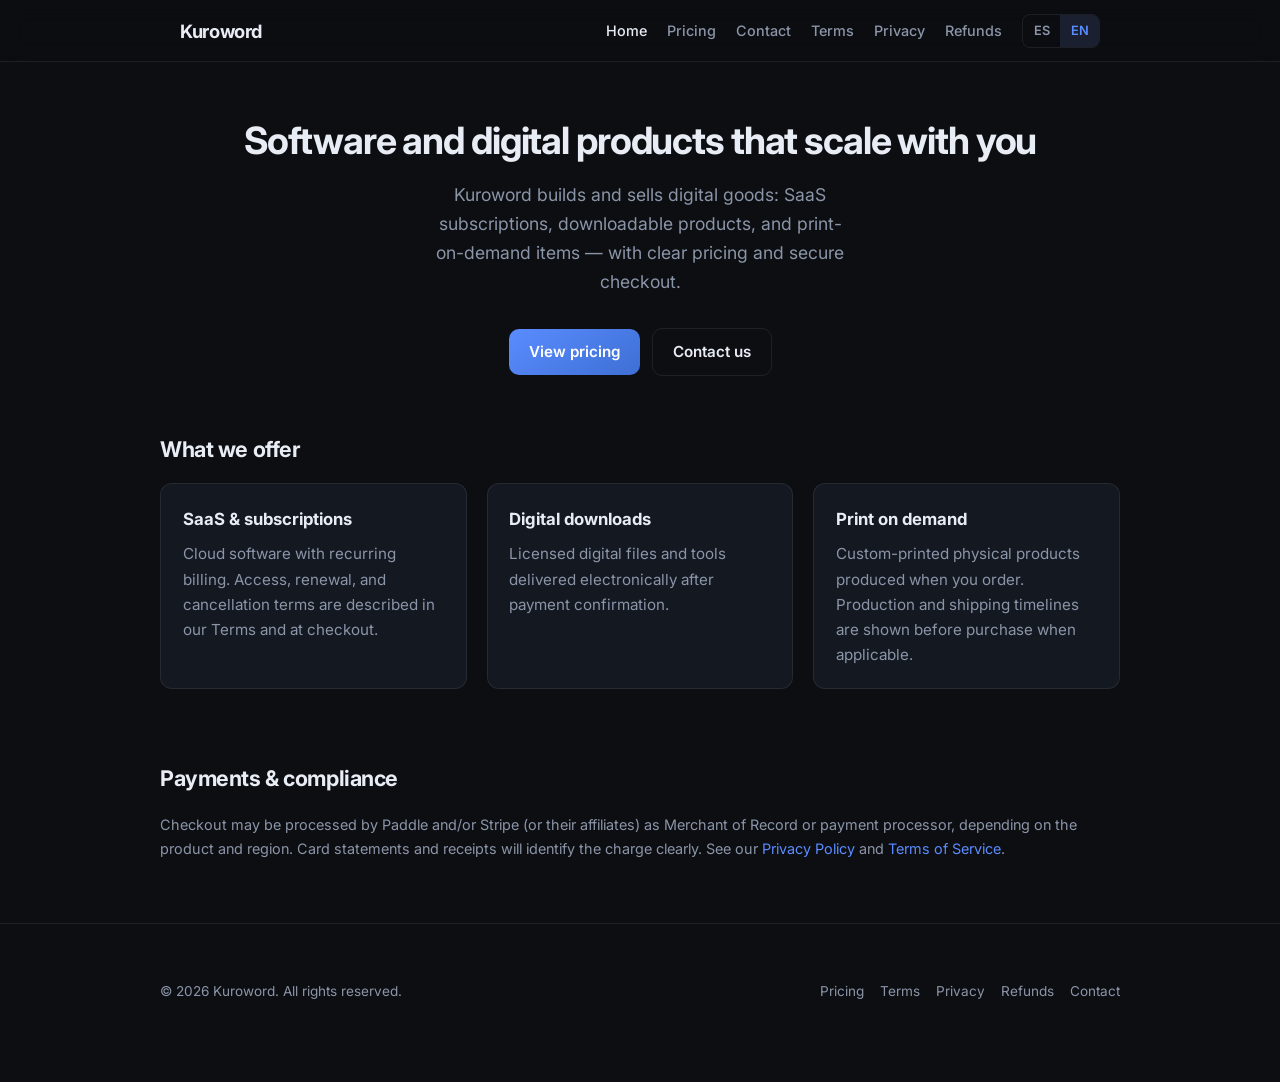
<file: index.html>
<!DOCTYPE html>
<html lang="es">
  <head>
    <meta charset="utf-8" />
    <meta name="viewport" content="width=device-width, initial-scale=1" />
    <title>Kuroword</title>
    <link rel="preconnect" href="https://fonts.googleapis.com" />
    <link rel="preconnect" href="https://fonts.gstatic.com" crossorigin />
    <link href="https://fonts.googleapis.com/css2?family=Inter:wght@400;500;600;700&display=swap" rel="stylesheet" />
    <link rel="stylesheet" href="assets/css/main.css" />
    <script>
      (function () {
        var n = navigator.language || "";
        if (n.toLowerCase().startsWith("es")) window.location.replace("es/index.html");
        else window.location.replace("en/index.html");
      })();
    </script>
  </head>
  <body>
    <div class="pick">
      <h1>Kuroword</h1>
      <p>Productos digitales, SaaS y bajo demanda.</p>
      <div class="actions">
        <a class="btn btn--primary" href="es/index.html">Español</a>
        <a class="btn btn--ghost" href="en/index.html">English</a>
      </div>
    </div>
    <noscript>
      <p style="text-align: center"><a href="es/index.html">Español</a> · <a href="en/index.html">English</a></p>
    </noscript>
  </body>
</html>
</file>
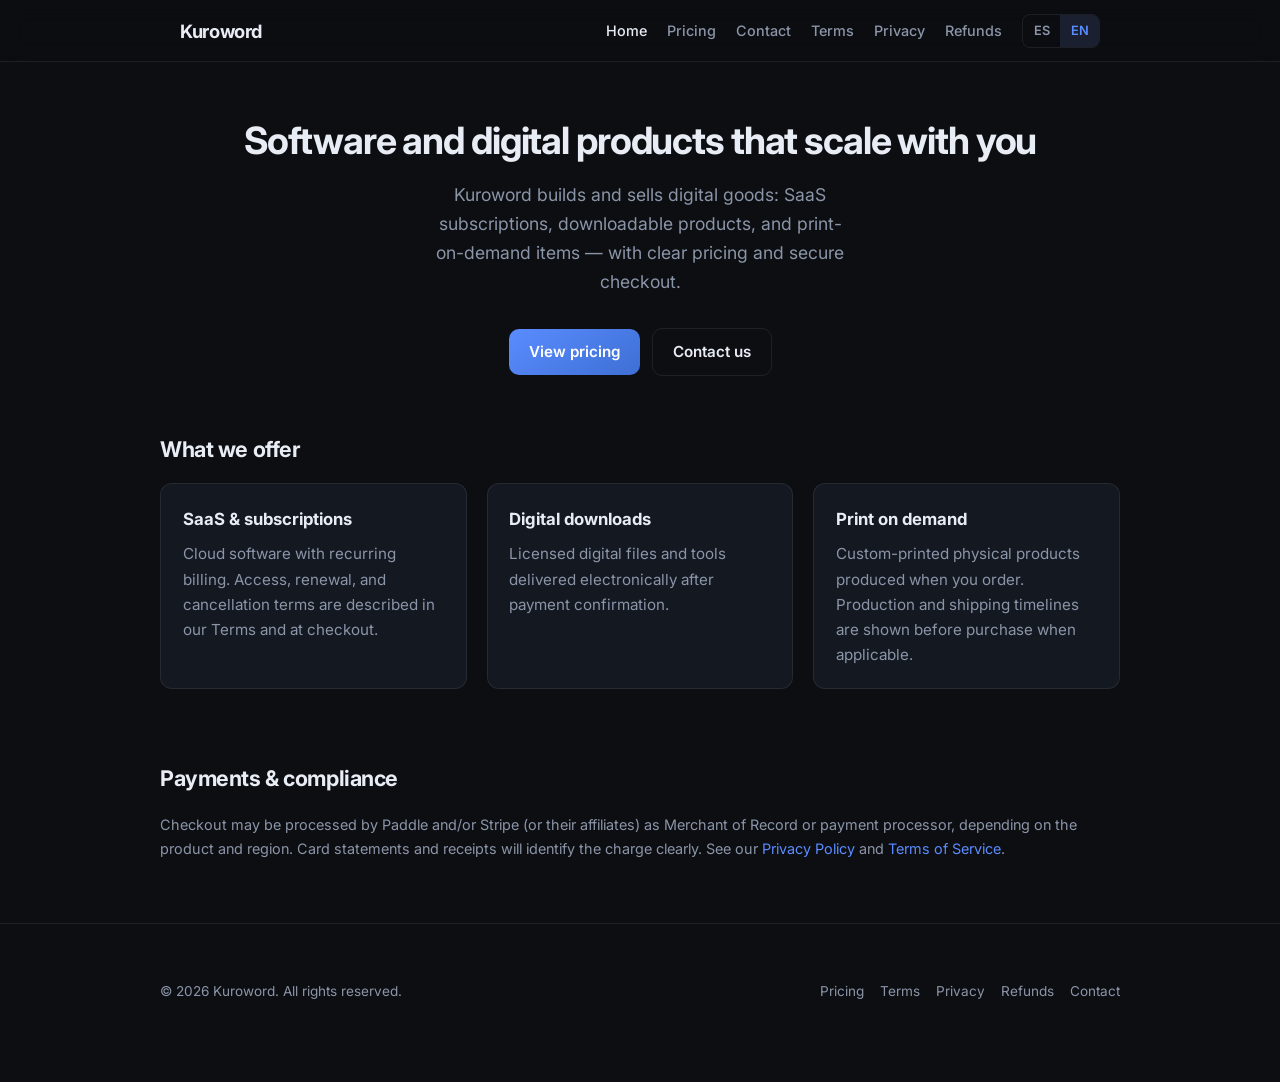
<file: en/index.html>
<!DOCTYPE html>
<html lang="en">
  <head>
    <meta charset="utf-8" />
    <meta name="viewport" content="width=device-width, initial-scale=1" />
    <meta name="description" content="Kuroword — digital products, SaaS software, and print-on-demand. Professional solutions for creators and businesses." />
    <title>Kuroword — Digital products &amp; SaaS</title>
    <link rel="preconnect" href="https://fonts.googleapis.com" />
    <link rel="preconnect" href="https://fonts.gstatic.com" crossorigin />
    <link href="https://fonts.googleapis.com/css2?family=Inter:wght@400;500;600;700&display=swap" rel="stylesheet" />
    <link rel="stylesheet" href="../assets/css/main.css" />
  </head>
  <body>
    <header class="site-header">
      <div class="site-header__inner">
        <a class="logo" href="index.html">Kuroword</a>
        <nav class="nav" aria-label="Main">
          <a href="index.html" aria-current="page">Home</a>
          <a href="pricing.html">Pricing</a>
          <a href="contact.html">Contact</a>
          <a href="terms.html">Terms</a>
          <a href="privacy.html">Privacy</a>
          <a href="refunds.html">Refunds</a>
          <div class="lang-switch" role="group" aria-label="Language">
            <a href="../es/index.html">ES</a>
            <a href="index.html" aria-current="true">EN</a>
          </div>
        </nav>
      </div>
    </header>

    <main>
      <section class="hero wrap">
        <h1>Software and digital products that scale with you</h1>
        <p class="lead">Kuroword builds and sells digital goods: SaaS subscriptions, downloadable products, and print-on-demand items — with clear pricing and secure checkout.</p>
        <div>
          <a class="btn btn--primary" href="pricing.html">View pricing</a>
          <a class="btn btn--ghost" href="contact.html">Contact us</a>
        </div>
      </section>

      <section class="wrap">
        <h2>What we offer</h2>
        <div class="grid grid--3">
          <article class="card">
            <h3>SaaS &amp; subscriptions</h3>
            <p>Cloud software with recurring billing. Access, renewal, and cancellation terms are described in our Terms and at checkout.</p>
          </article>
          <article class="card">
            <h3>Digital downloads</h3>
            <p>Licensed digital files and tools delivered electronically after payment confirmation.</p>
          </article>
          <article class="card">
            <h3>Print on demand</h3>
            <p>Custom-printed physical products produced when you order. Production and shipping timelines are shown before purchase when applicable.</p>
          </article>
        </div>
      </section>

      <section class="wrap">
        <h2>Payments &amp; compliance</h2>
        <p class="muted">Checkout may be processed by Paddle and/or Stripe (or their affiliates) as Merchant of Record or payment processor, depending on the product and region. Card statements and receipts will identify the charge clearly. See our <a href="privacy.html">Privacy Policy</a> and <a href="terms.html">Terms of Service</a>.</p>
      </section>
    </main>

    <footer class="site-footer">
      <div class="site-footer__inner wrap">
        <span>&copy; <span id="y"></span> Kuroword. All rights reserved.</span>
        <nav aria-label="Legal">
          <a href="pricing.html">Pricing</a>
          <a href="terms.html">Terms</a>
          <a href="privacy.html">Privacy</a>
          <a href="refunds.html">Refunds</a>
          <a href="contact.html">Contact</a>
        </nav>
      </div>
    </footer>
    <script>
      document.getElementById("y").textContent = new Date().getFullYear();
    </script>
  </body>
</html>
</file>
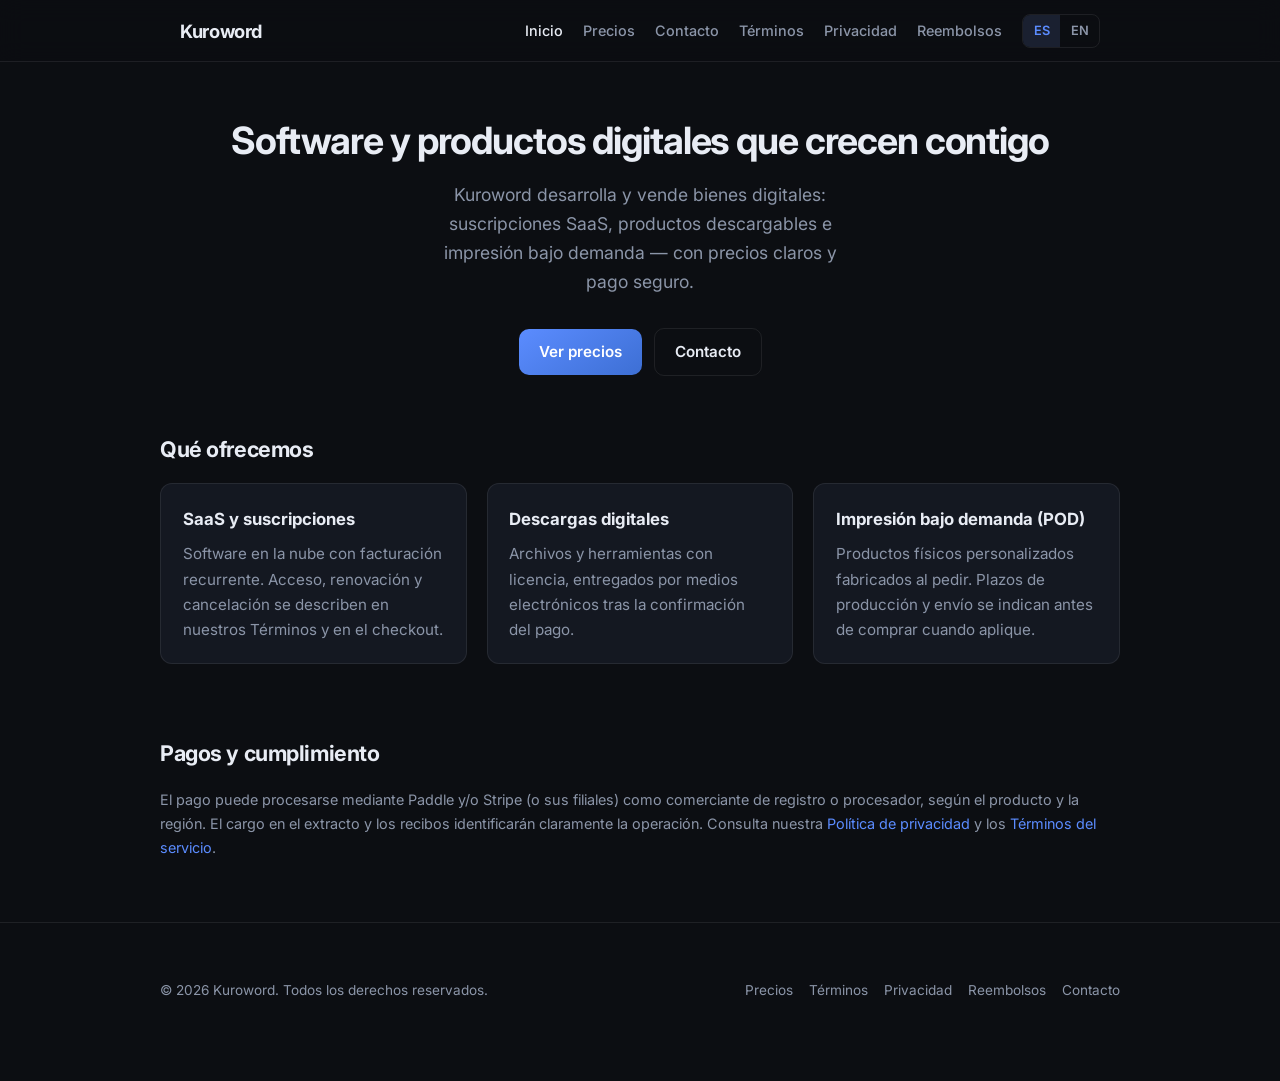
<file: es/index.html>
<!DOCTYPE html>
<html lang="es">
  <head>
    <meta charset="utf-8" />
    <meta name="viewport" content="width=device-width, initial-scale=1" />
    <meta name="description" content="Kuroword — productos digitales, software SaaS e impresión bajo demanda. Soluciones para creadores y empresas." />
    <title>Kuroword — Productos digitales y SaaS</title>
    <link rel="preconnect" href="https://fonts.googleapis.com" />
    <link rel="preconnect" href="https://fonts.gstatic.com" crossorigin />
    <link href="https://fonts.googleapis.com/css2?family=Inter:wght@400;500;600;700&display=swap" rel="stylesheet" />
    <link rel="stylesheet" href="../assets/css/main.css" />
  </head>
  <body>
    <header class="site-header">
      <div class="site-header__inner">
        <a class="logo" href="index.html">Kuroword</a>
        <nav class="nav" aria-label="Principal">
          <a href="index.html" aria-current="page">Inicio</a>
          <a href="precios.html">Precios</a>
          <a href="contacto.html">Contacto</a>
          <a href="terminos.html">Términos</a>
          <a href="privacidad.html">Privacidad</a>
          <a href="reembolsos.html">Reembolsos</a>
          <div class="lang-switch" role="group" aria-label="Idioma">
            <a href="index.html" aria-current="true">ES</a>
            <a href="../en/index.html">EN</a>
          </div>
        </nav>
      </div>
    </header>

    <main>
      <section class="hero wrap">
        <h1>Software y productos digitales que crecen contigo</h1>
        <p class="lead">Kuroword desarrolla y vende bienes digitales: suscripciones SaaS, productos descargables e impresión bajo demanda — con precios claros y pago seguro.</p>
        <div>
          <a class="btn btn--primary" href="precios.html">Ver precios</a>
          <a class="btn btn--ghost" href="contacto.html">Contacto</a>
        </div>
      </section>

      <section class="wrap">
        <h2>Qué ofrecemos</h2>
        <div class="grid grid--3">
          <article class="card">
            <h3>SaaS y suscripciones</h3>
            <p>Software en la nube con facturación recurrente. Acceso, renovación y cancelación se describen en nuestros Términos y en el checkout.</p>
          </article>
          <article class="card">
            <h3>Descargas digitales</h3>
            <p>Archivos y herramientas con licencia, entregados por medios electrónicos tras la confirmación del pago.</p>
          </article>
          <article class="card">
            <h3>Impresión bajo demanda (POD)</h3>
            <p>Productos físicos personalizados fabricados al pedir. Plazos de producción y envío se indican antes de comprar cuando aplique.</p>
          </article>
        </div>
      </section>

      <section class="wrap">
        <h2>Pagos y cumplimiento</h2>
        <p class="muted">El pago puede procesarse mediante Paddle y/o Stripe (o sus filiales) como comerciante de registro o procesador, según el producto y la región. El cargo en el extracto y los recibos identificarán claramente la operación. Consulta nuestra <a href="privacidad.html">Política de privacidad</a> y los <a href="terminos.html">Términos del servicio</a>.</p>
      </section>
    </main>

    <footer class="site-footer">
      <div class="site-footer__inner wrap">
        <span>&copy; <span id="y"></span> Kuroword. Todos los derechos reservados.</span>
        <nav aria-label="Legal">
          <a href="precios.html">Precios</a>
          <a href="terminos.html">Términos</a>
          <a href="privacidad.html">Privacidad</a>
          <a href="reembolsos.html">Reembolsos</a>
          <a href="contacto.html">Contacto</a>
        </nav>
      </div>
    </footer>
    <script>
      document.getElementById("y").textContent = new Date().getFullYear();
    </script>
  </body>
</html>
</file>
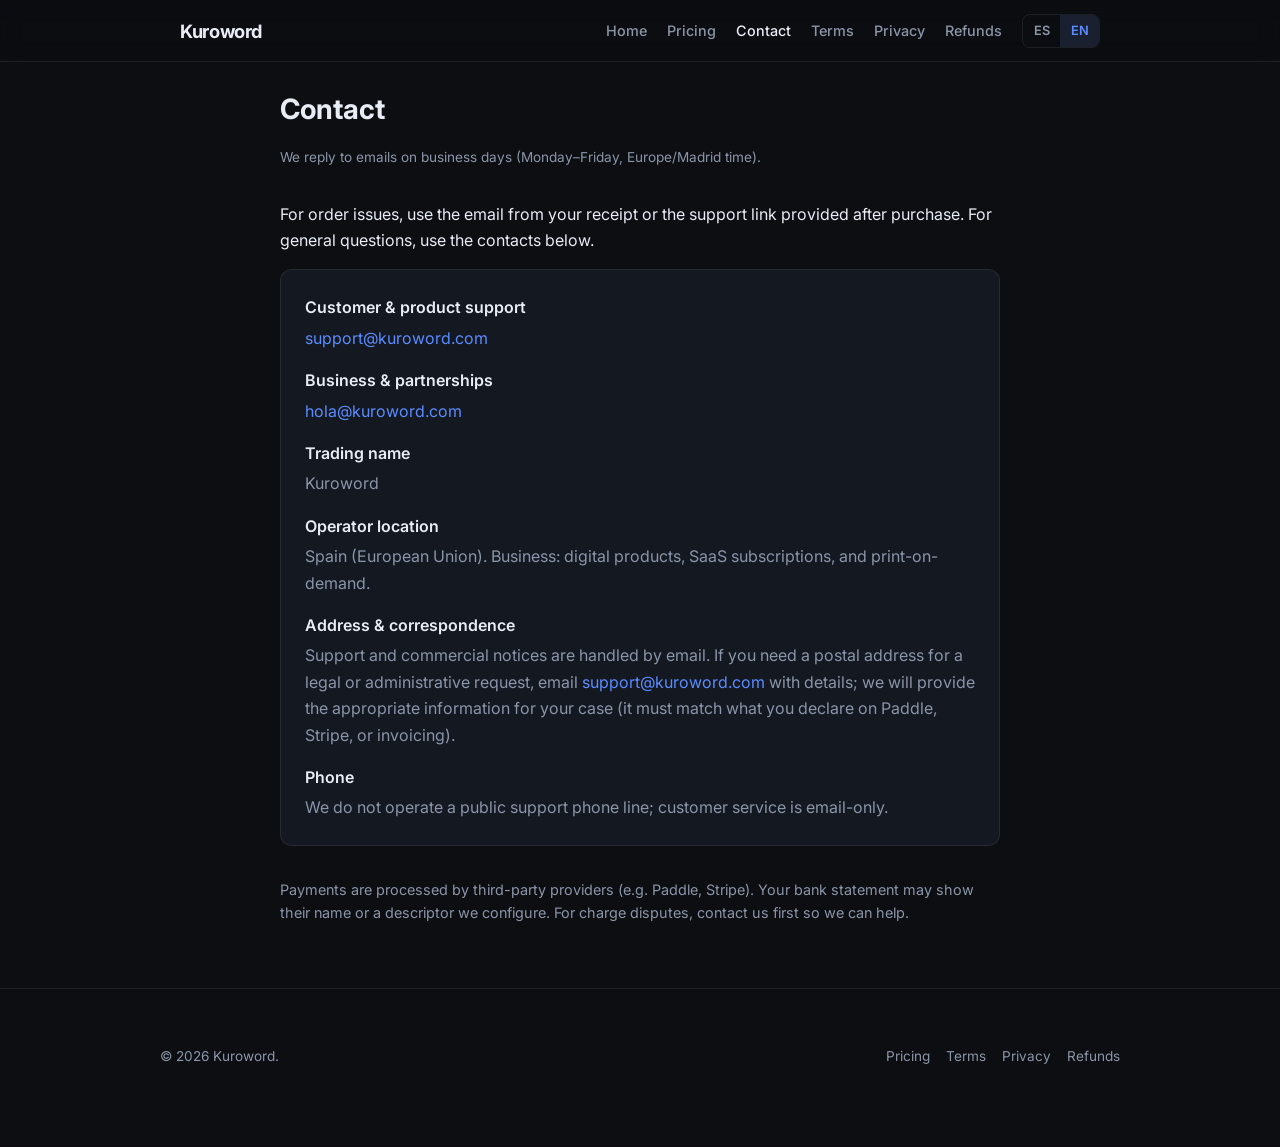
<file: en/contact.html>
<!DOCTYPE html>
<html lang="en">
  <head>
    <meta charset="utf-8" />
    <meta name="viewport" content="width=device-width, initial-scale=1" />
    <meta name="description" content="Contact Kuroword — support, sales, and business inquiries." />
    <title>Contact — Kuroword</title>
    <link rel="preconnect" href="https://fonts.googleapis.com" />
    <link rel="preconnect" href="https://fonts.gstatic.com" crossorigin />
    <link href="https://fonts.googleapis.com/css2?family=Inter:wght@400;500;600;700&display=swap" rel="stylesheet" />
    <link rel="stylesheet" href="../assets/css/main.css" />
  </head>
  <body>
    <header class="site-header">
      <div class="site-header__inner">
        <a class="logo" href="index.html">Kuroword</a>
        <nav class="nav" aria-label="Main">
          <a href="index.html">Home</a>
          <a href="pricing.html">Pricing</a>
          <a href="contact.html" aria-current="page">Contact</a>
          <a href="terms.html">Terms</a>
          <a href="privacy.html">Privacy</a>
          <a href="refunds.html">Refunds</a>
          <div class="lang-switch" role="group" aria-label="Language">
            <a href="../es/contacto.html">ES</a>
            <a href="contact.html" aria-current="true">EN</a>
          </div>
        </nav>
      </div>
    </header>

    <main class="wrap wrap--narrow">
      <h1 class="page-title">Contact</h1>
      <p class="updated">We reply to emails on business days (Monday–Friday, Europe/Madrid time).</p>

      <p>For order issues, use the email from your receipt or the support link provided after purchase. For general questions, use the contacts below.</p>

      <dl class="contact-box">
        <dt>Customer &amp; product support</dt>
        <dd><a href="mailto:support@kuroword.com">support@kuroword.com</a></dd>
        <dt>Business &amp; partnerships</dt>
        <dd><a href="mailto:hola@kuroword.com">hola@kuroword.com</a></dd>
        <dt>Trading name</dt>
        <dd>Kuroword</dd>
        <dt>Operator location</dt>
        <dd>Spain (European Union). Business: digital products, SaaS subscriptions, and print-on-demand.</dd>
        <dt>Address &amp; correspondence</dt>
        <dd>Support and commercial notices are handled by email. If you need a postal address for a legal or administrative request, email <a href="mailto:support@kuroword.com">support@kuroword.com</a> with details; we will provide the appropriate information for your case (it must match what you declare on Paddle, Stripe, or invoicing).</dd>
        <dt>Phone</dt>
        <dd>We do not operate a public support phone line; customer service is email-only.</dd>
      </dl>

      <p class="muted" style="margin-top: 2rem">Payments are processed by third-party providers (e.g. Paddle, Stripe). Your bank statement may show their name or a descriptor we configure. For charge disputes, contact us first so we can help.</p>
    </main>

    <footer class="site-footer">
      <div class="site-footer__inner wrap">
        <span>&copy; <span id="y"></span> Kuroword.</span>
        <nav aria-label="Legal">
          <a href="pricing.html">Pricing</a>
          <a href="terms.html">Terms</a>
          <a href="privacy.html">Privacy</a>
          <a href="refunds.html">Refunds</a>
        </nav>
      </div>
    </footer>
    <script>
      document.getElementById("y").textContent = new Date().getFullYear();
    </script>
  </body>
</html>
</file>
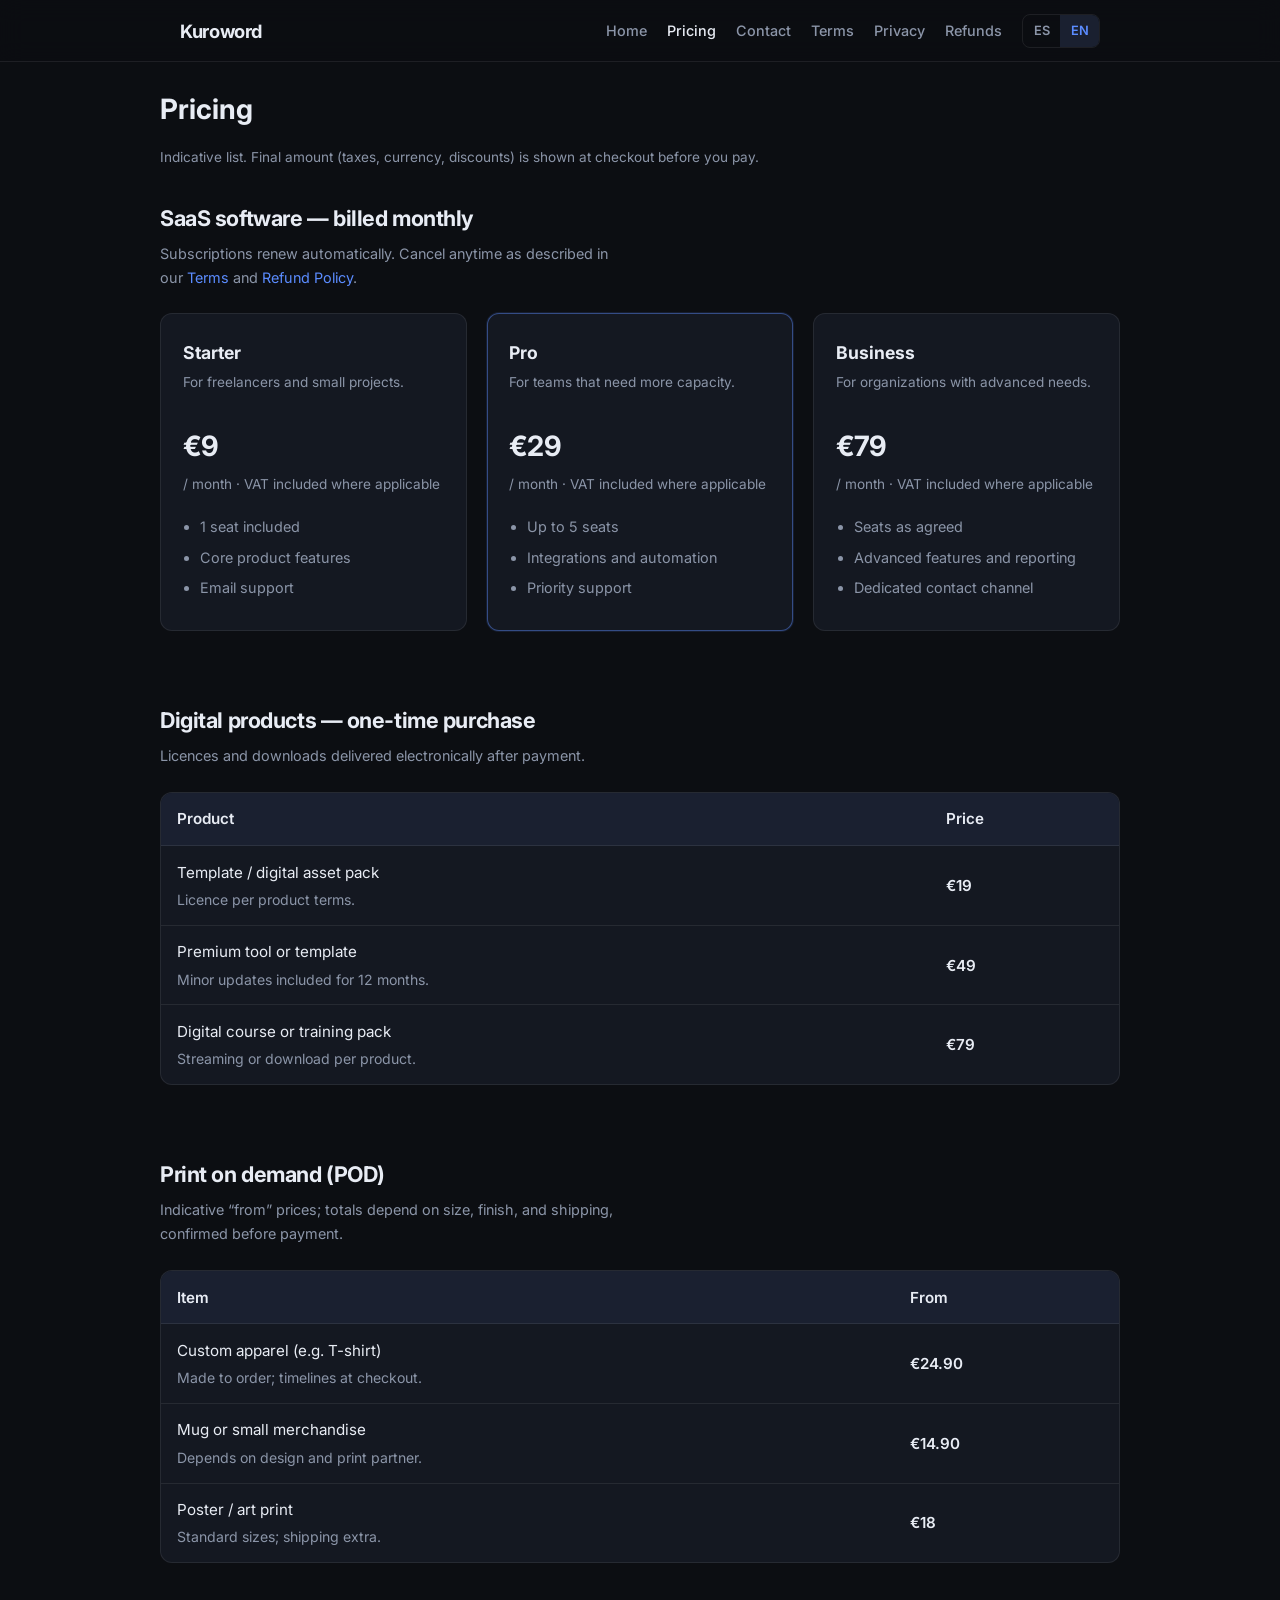
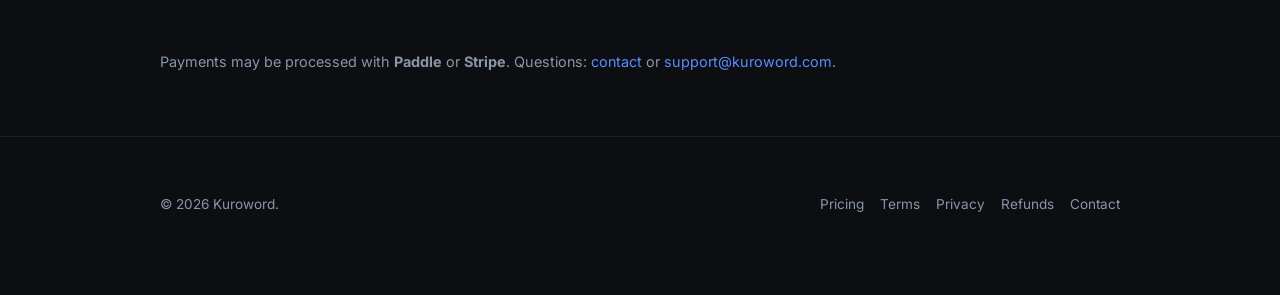
<file: en/pricing.html>
<!DOCTYPE html>
<html lang="en">
  <head>
    <meta charset="utf-8" />
    <meta name="viewport" content="width=device-width, initial-scale=1" />
    <meta name="description" content="Kuroword pricing — SaaS plans, digital products, and print-on-demand." />
    <title>Pricing — Kuroword</title>
    <link rel="preconnect" href="https://fonts.googleapis.com" />
    <link rel="preconnect" href="https://fonts.gstatic.com" crossorigin />
    <link href="https://fonts.googleapis.com/css2?family=Inter:wght@400;500;600;700&display=swap" rel="stylesheet" />
    <link rel="stylesheet" href="../assets/css/main.css" />
  </head>
  <body>
    <header class="site-header">
      <div class="site-header__inner">
        <a class="logo" href="index.html">Kuroword</a>
        <nav class="nav" aria-label="Main">
          <a href="index.html">Home</a>
          <a href="pricing.html" aria-current="page">Pricing</a>
          <a href="contact.html">Contact</a>
          <a href="terms.html">Terms</a>
          <a href="privacy.html">Privacy</a>
          <a href="refunds.html">Refunds</a>
          <div class="lang-switch" role="group" aria-label="Language">
            <a href="../es/precios.html">ES</a>
            <a href="pricing.html" aria-current="true">EN</a>
          </div>
        </nav>
      </div>
    </header>

    <main>
      <section class="wrap">
        <h1 class="page-title">Pricing</h1>
        <p class="updated">Indicative list. Final amount (taxes, currency, discounts) is shown at checkout before you pay.</p>

        <div class="section-head">
          <h2>SaaS software — billed monthly</h2>
          <p class="pricing-note">Subscriptions renew automatically. Cancel anytime as described in our <a href="terms.html">Terms</a> and <a href="refunds.html">Refund Policy</a>.</p>
        </div>
        <div class="pricing-grid pricing-grid--3">
          <article class="price-card">
            <h3>Starter</h3>
            <p class="tagline">For freelancers and small projects.</p>
            <p class="amount">€9</p>
            <p class="period">/ month · VAT included where applicable</p>
            <ul>
              <li>1 seat included</li>
              <li>Core product features</li>
              <li>Email support</li>
            </ul>
          </article>
          <article class="price-card price-card--featured">
            <h3>Pro</h3>
            <p class="tagline">For teams that need more capacity.</p>
            <p class="amount">€29</p>
            <p class="period">/ month · VAT included where applicable</p>
            <ul>
              <li>Up to 5 seats</li>
              <li>Integrations and automation</li>
              <li>Priority support</li>
            </ul>
          </article>
          <article class="price-card">
            <h3>Business</h3>
            <p class="tagline">For organizations with advanced needs.</p>
            <p class="amount">€79</p>
            <p class="period">/ month · VAT included where applicable</p>
            <ul>
              <li>Seats as agreed</li>
              <li>Advanced features and reporting</li>
              <li>Dedicated contact channel</li>
            </ul>
          </article>
        </div>
      </section>

      <section class="wrap">
        <div class="section-head">
          <h2>Digital products — one-time purchase</h2>
          <p class="pricing-note">Licences and downloads delivered electronically after payment.</p>
        </div>
        <div class="price-table-wrap">
          <table class="price-table">
            <thead>
              <tr>
                <th>Product</th>
                <th>Price</th>
              </tr>
            </thead>
            <tbody>
              <tr>
                <td>
                  Template / digital asset pack
                  <span class="desc">Licence per product terms.</span>
                </td>
                <td>€19</td>
              </tr>
              <tr>
                <td>
                  Premium tool or template
                  <span class="desc">Minor updates included for 12 months.</span>
                </td>
                <td>€49</td>
              </tr>
              <tr>
                <td>
                  Digital course or training pack
                  <span class="desc">Streaming or download per product.</span>
                </td>
                <td>€79</td>
              </tr>
            </tbody>
          </table>
        </div>
      </section>

      <section class="wrap">
        <div class="section-head">
          <h2>Print on demand (POD)</h2>
          <p class="pricing-note">Indicative “from” prices; totals depend on size, finish, and shipping, confirmed before payment.</p>
        </div>
        <div class="price-table-wrap">
          <table class="price-table">
            <thead>
              <tr>
                <th>Item</th>
                <th>From</th>
              </tr>
            </thead>
            <tbody>
              <tr>
                <td>
                  Custom apparel (e.g. T-shirt)
                  <span class="desc">Made to order; timelines at checkout.</span>
                </td>
                <td>€24.90</td>
              </tr>
              <tr>
                <td>
                  Mug or small merchandise
                  <span class="desc">Depends on design and print partner.</span>
                </td>
                <td>€14.90</td>
              </tr>
              <tr>
                <td>
                  Poster / art print
                  <span class="desc">Standard sizes; shipping extra.</span>
                </td>
                <td>€18</td>
              </tr>
            </tbody>
          </table>
        </div>
      </section>

      <section class="wrap">
        <p class="muted">Payments may be processed with <strong>Paddle</strong> or <strong>Stripe</strong>. Questions: <a href="contact.html">contact</a> or <a href="mailto:support@kuroword.com">support@kuroword.com</a>.</p>
      </section>
    </main>

    <footer class="site-footer">
      <div class="site-footer__inner wrap">
        <span>&copy; <span id="y"></span> Kuroword.</span>
        <nav aria-label="Legal">
          <a href="pricing.html">Pricing</a>
          <a href="terms.html">Terms</a>
          <a href="privacy.html">Privacy</a>
          <a href="refunds.html">Refunds</a>
          <a href="contact.html">Contact</a>
        </nav>
      </div>
    </footer>
    <script>
      document.getElementById("y").textContent = new Date().getFullYear();
    </script>
  </body>
</html>
</file>
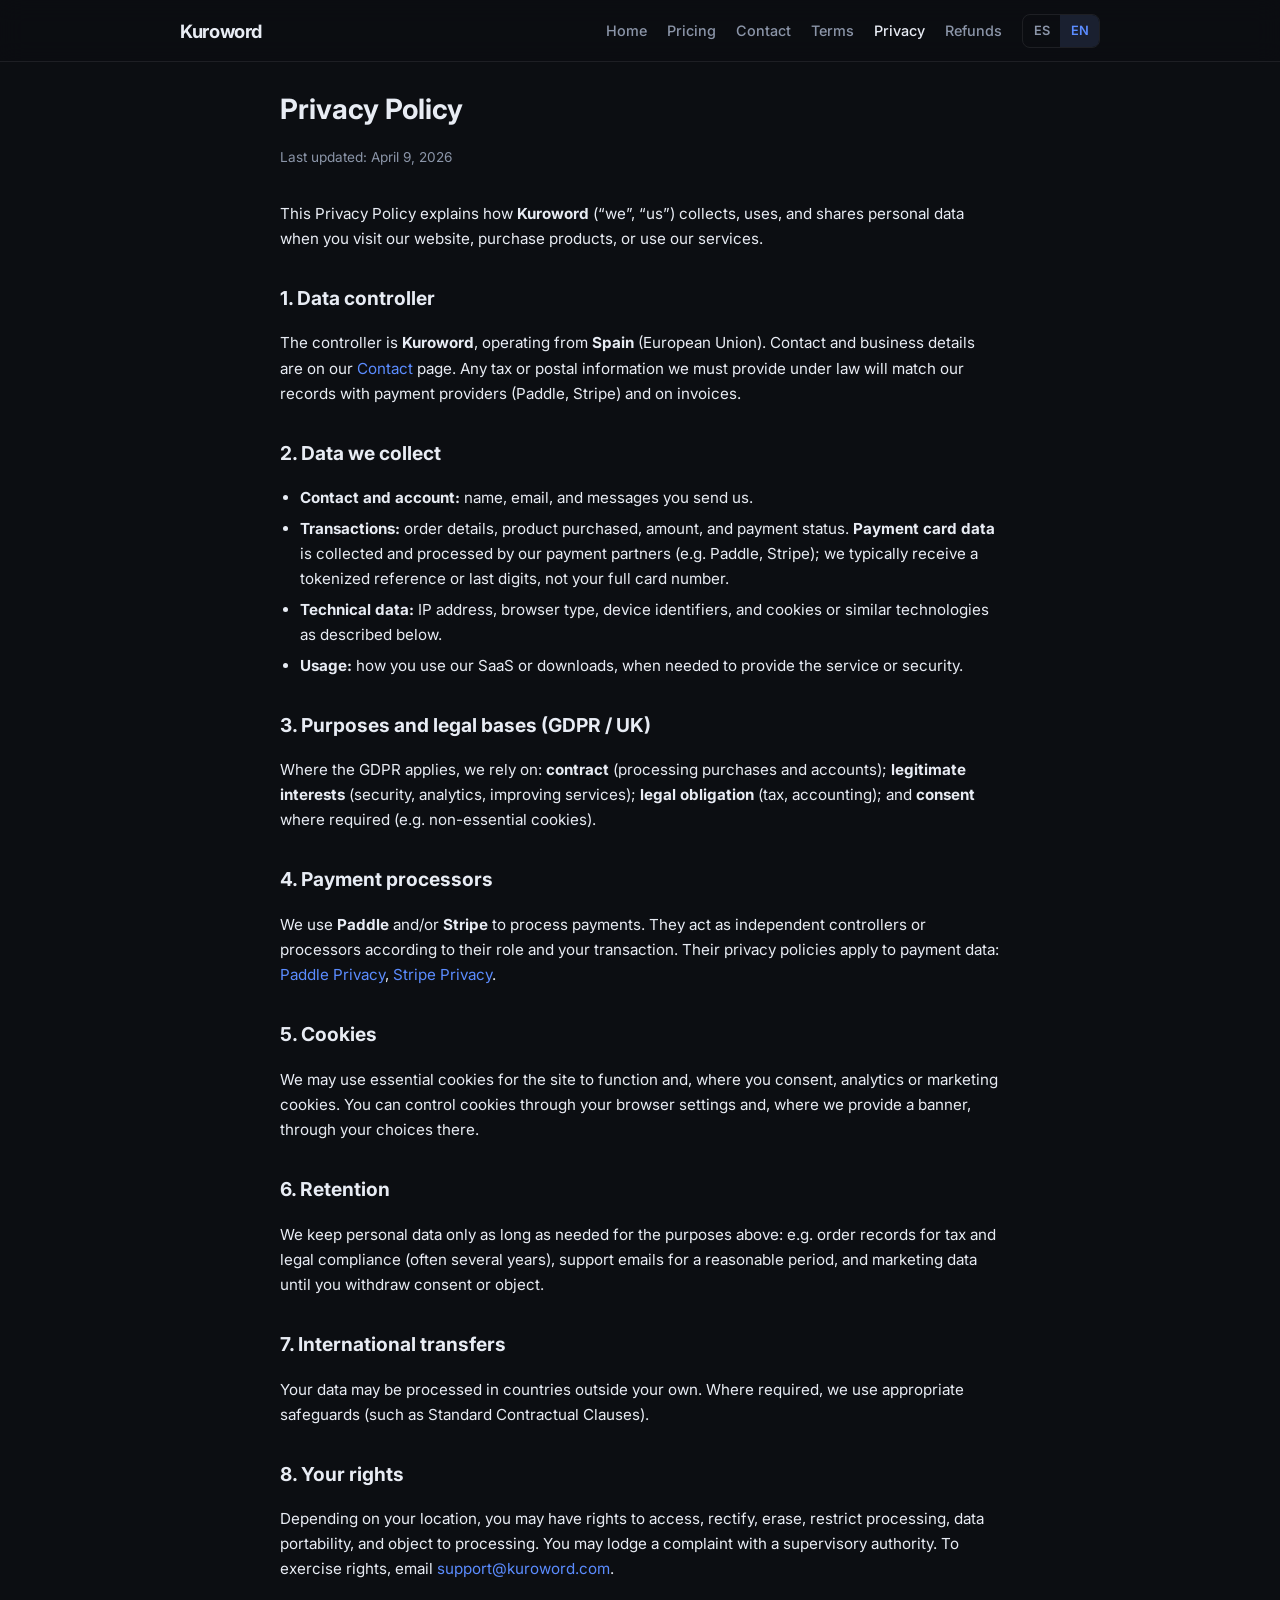
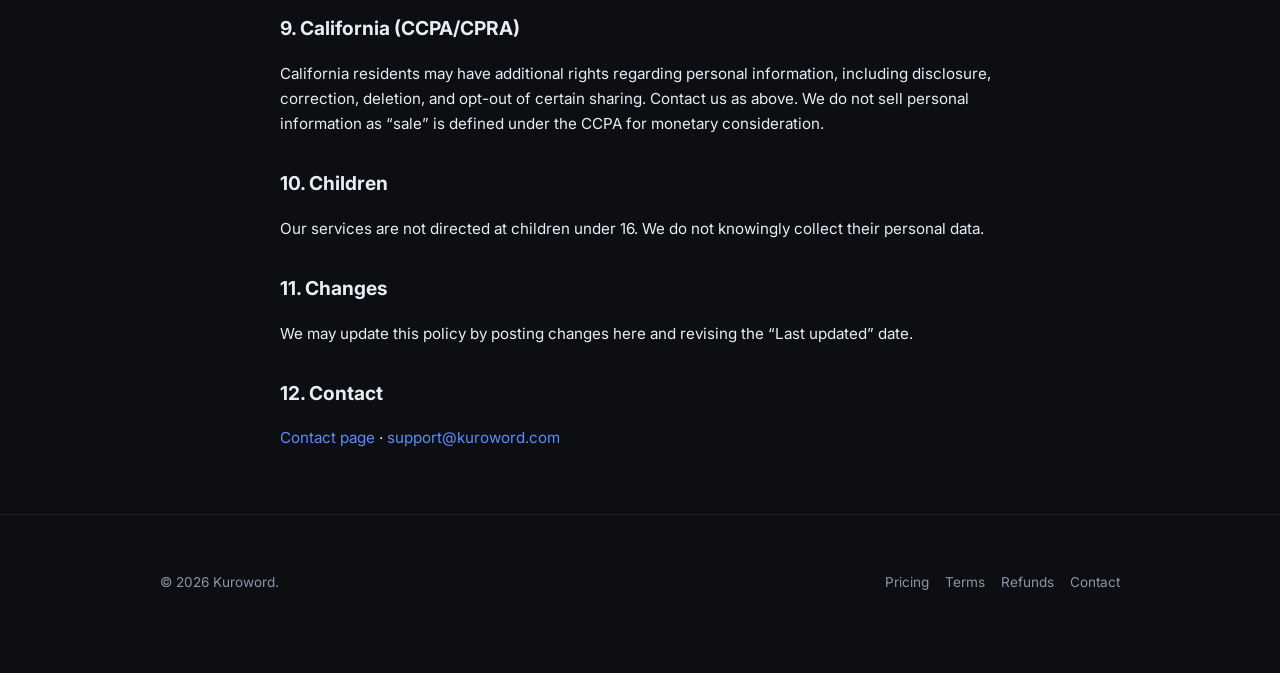
<file: en/privacy.html>
<!DOCTYPE html>
<html lang="en">
  <head>
    <meta charset="utf-8" />
    <meta name="viewport" content="width=device-width, initial-scale=1" />
    <meta name="description" content="Kuroword Privacy Policy — how we collect and use personal data." />
    <title>Privacy Policy — Kuroword</title>
    <link rel="preconnect" href="https://fonts.googleapis.com" />
    <link rel="preconnect" href="https://fonts.gstatic.com" crossorigin />
    <link href="https://fonts.googleapis.com/css2?family=Inter:wght@400;500;600;700&display=swap" rel="stylesheet" />
    <link rel="stylesheet" href="../assets/css/main.css" />
  </head>
  <body>
    <header class="site-header">
      <div class="site-header__inner">
        <a class="logo" href="index.html">Kuroword</a>
        <nav class="nav" aria-label="Main">
          <a href="index.html">Home</a>
          <a href="pricing.html">Pricing</a>
          <a href="contact.html">Contact</a>
          <a href="terms.html">Terms</a>
          <a href="privacy.html" aria-current="page">Privacy</a>
          <a href="refunds.html">Refunds</a>
          <div class="lang-switch" role="group" aria-label="Language">
            <a href="../es/privacidad.html">ES</a>
            <a href="privacy.html" aria-current="true">EN</a>
          </div>
        </nav>
      </div>
    </header>

    <main class="wrap wrap--narrow legal">
      <h1 class="page-title">Privacy Policy</h1>
      <p class="updated">Last updated: April 9, 2026</p>

      <p>This Privacy Policy explains how <strong>Kuroword</strong> (“we”, “us”) collects, uses, and shares personal data when you visit our website, purchase products, or use our services.</p>

      <h2>1. Data controller</h2>
      <p>The controller is <strong>Kuroword</strong>, operating from <strong>Spain</strong> (European Union). Contact and business details are on our <a href="contact.html">Contact</a> page. Any tax or postal information we must provide under law will match our records with payment providers (Paddle, Stripe) and on invoices.</p>

      <h2>2. Data we collect</h2>
      <ul>
        <li><strong>Contact and account:</strong> name, email, and messages you send us.</li>
        <li><strong>Transactions:</strong> order details, product purchased, amount, and payment status. <strong>Payment card data</strong> is collected and processed by our payment partners (e.g. Paddle, Stripe); we typically receive a tokenized reference or last digits, not your full card number.</li>
        <li><strong>Technical data:</strong> IP address, browser type, device identifiers, and cookies or similar technologies as described below.</li>
        <li><strong>Usage:</strong> how you use our SaaS or downloads, when needed to provide the service or security.</li>
      </ul>

      <h2>3. Purposes and legal bases (GDPR / UK)</h2>
      <p>Where the GDPR applies, we rely on: <strong>contract</strong> (processing purchases and accounts); <strong>legitimate interests</strong> (security, analytics, improving services); <strong>legal obligation</strong> (tax, accounting); and <strong>consent</strong> where required (e.g. non-essential cookies).</p>

      <h2>4. Payment processors</h2>
      <p>We use <strong>Paddle</strong> and/or <strong>Stripe</strong> to process payments. They act as independent controllers or processors according to their role and your transaction. Their privacy policies apply to payment data: <a href="https://www.paddle.com/legal/privacy" rel="noopener noreferrer">Paddle Privacy</a>, <a href="https://stripe.com/privacy" rel="noopener noreferrer">Stripe Privacy</a>.</p>

      <h2>5. Cookies</h2>
      <p>We may use essential cookies for the site to function and, where you consent, analytics or marketing cookies. You can control cookies through your browser settings and, where we provide a banner, through your choices there.</p>

      <h2>6. Retention</h2>
      <p>We keep personal data only as long as needed for the purposes above: e.g. order records for tax and legal compliance (often several years), support emails for a reasonable period, and marketing data until you withdraw consent or object.</p>

      <h2>7. International transfers</h2>
      <p>Your data may be processed in countries outside your own. Where required, we use appropriate safeguards (such as Standard Contractual Clauses).</p>

      <h2>8. Your rights</h2>
      <p>Depending on your location, you may have rights to access, rectify, erase, restrict processing, data portability, and object to processing. You may lodge a complaint with a supervisory authority. To exercise rights, email <a href="mailto:support@kuroword.com">support@kuroword.com</a>.</p>

      <h2>9. California (CCPA/CPRA)</h2>
      <p>California residents may have additional rights regarding personal information, including disclosure, correction, deletion, and opt-out of certain sharing. Contact us as above. We do not sell personal information as “sale” is defined under the CCPA for monetary consideration.</p>

      <h2>10. Children</h2>
      <p>Our services are not directed at children under 16. We do not knowingly collect their personal data.</p>

      <h2>11. Changes</h2>
      <p>We may update this policy by posting changes here and revising the “Last updated” date.</p>

      <h2>12. Contact</h2>
      <p><a href="contact.html">Contact page</a> · <a href="mailto:support@kuroword.com">support@kuroword.com</a></p>
    </main>

    <footer class="site-footer">
      <div class="site-footer__inner wrap">
        <span>&copy; <span id="y"></span> Kuroword.</span>
        <nav aria-label="Legal">
          <a href="pricing.html">Pricing</a>
          <a href="terms.html">Terms</a>
          <a href="refunds.html">Refunds</a>
          <a href="contact.html">Contact</a>
        </nav>
      </div>
    </footer>
    <script>
      document.getElementById("y").textContent = new Date().getFullYear();
    </script>
  </body>
</html>
</file>
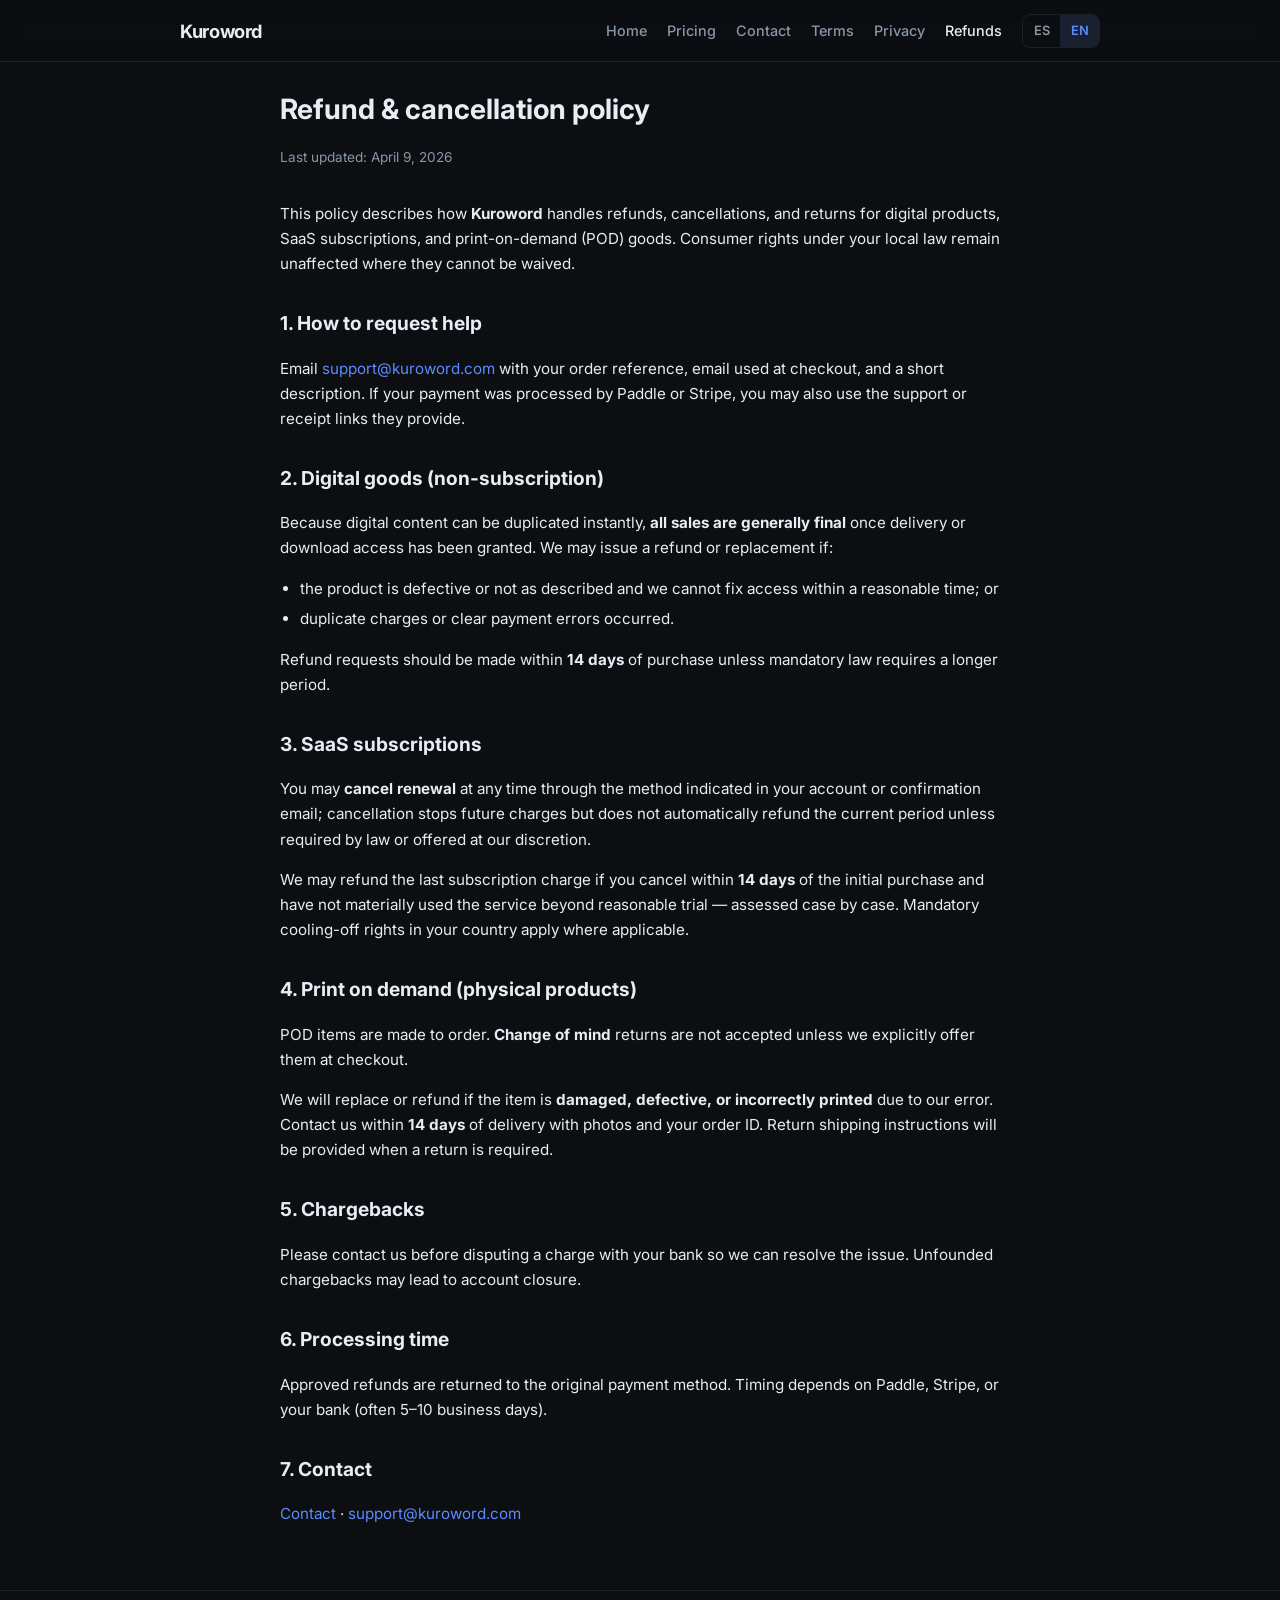
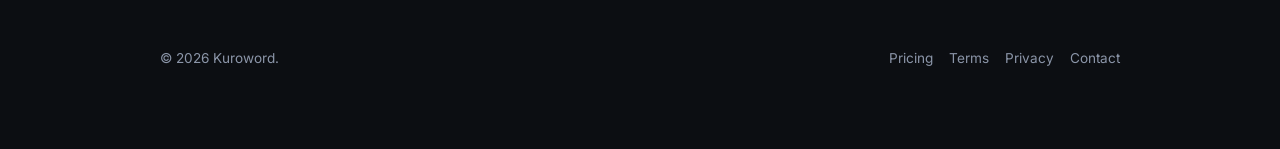
<file: en/refunds.html>
<!DOCTYPE html>
<html lang="en">
  <head>
    <meta charset="utf-8" />
    <meta name="viewport" content="width=device-width, initial-scale=1" />
    <meta name="description" content="Kuroword Refund Policy — digital goods, SaaS, and print-on-demand." />
    <title>Refund Policy — Kuroword</title>
    <link rel="preconnect" href="https://fonts.googleapis.com" />
    <link rel="preconnect" href="https://fonts.gstatic.com" crossorigin />
    <link href="https://fonts.googleapis.com/css2?family=Inter:wght@400;500;600;700&display=swap" rel="stylesheet" />
    <link rel="stylesheet" href="../assets/css/main.css" />
  </head>
  <body>
    <header class="site-header">
      <div class="site-header__inner">
        <a class="logo" href="index.html">Kuroword</a>
        <nav class="nav" aria-label="Main">
          <a href="index.html">Home</a>
          <a href="pricing.html">Pricing</a>
          <a href="contact.html">Contact</a>
          <a href="terms.html">Terms</a>
          <a href="privacy.html">Privacy</a>
          <a href="refunds.html" aria-current="page">Refunds</a>
          <div class="lang-switch" role="group" aria-label="Language">
            <a href="../es/reembolsos.html">ES</a>
            <a href="refunds.html" aria-current="true">EN</a>
          </div>
        </nav>
      </div>
    </header>

    <main class="wrap wrap--narrow legal">
      <h1 class="page-title">Refund &amp; cancellation policy</h1>
      <p class="updated">Last updated: April 9, 2026</p>

      <p>This policy describes how <strong>Kuroword</strong> handles refunds, cancellations, and returns for digital products, SaaS subscriptions, and print-on-demand (POD) goods. Consumer rights under your local law remain unaffected where they cannot be waived.</p>

      <h2>1. How to request help</h2>
      <p>Email <a href="mailto:support@kuroword.com">support@kuroword.com</a> with your order reference, email used at checkout, and a short description. If your payment was processed by Paddle or Stripe, you may also use the support or receipt links they provide.</p>

      <h2>2. Digital goods (non-subscription)</h2>
      <p>Because digital content can be duplicated instantly, <strong>all sales are generally final</strong> once delivery or download access has been granted. We may issue a refund or replacement if:</p>
      <ul>
        <li>the product is defective or not as described and we cannot fix access within a reasonable time; or</li>
        <li>duplicate charges or clear payment errors occurred.</li>
      </ul>
      <p>Refund requests should be made within <strong>14 days</strong> of purchase unless mandatory law requires a longer period.</p>

      <h2>3. SaaS subscriptions</h2>
      <p>You may <strong>cancel renewal</strong> at any time through the method indicated in your account or confirmation email; cancellation stops future charges but does not automatically refund the current period unless required by law or offered at our discretion.</p>
      <p>We may refund the last subscription charge if you cancel within <strong>14 days</strong> of the initial purchase and have not materially used the service beyond reasonable trial — assessed case by case. Mandatory cooling-off rights in your country apply where applicable.</p>

      <h2>4. Print on demand (physical products)</h2>
      <p>POD items are made to order. <strong>Change of mind</strong> returns are not accepted unless we explicitly offer them at checkout.</p>
      <p>We will replace or refund if the item is <strong>damaged, defective, or incorrectly printed</strong> due to our error. Contact us within <strong>14 days</strong> of delivery with photos and your order ID. Return shipping instructions will be provided when a return is required.</p>

      <h2>5. Chargebacks</h2>
      <p>Please contact us before disputing a charge with your bank so we can resolve the issue. Unfounded chargebacks may lead to account closure.</p>

      <h2>6. Processing time</h2>
      <p>Approved refunds are returned to the original payment method. Timing depends on Paddle, Stripe, or your bank (often 5–10 business days).</p>

      <h2>7. Contact</h2>
      <p><a href="contact.html">Contact</a> · <a href="mailto:support@kuroword.com">support@kuroword.com</a></p>
    </main>

    <footer class="site-footer">
      <div class="site-footer__inner wrap">
        <span>&copy; <span id="y"></span> Kuroword.</span>
        <nav aria-label="Legal">
          <a href="pricing.html">Pricing</a>
          <a href="terms.html">Terms</a>
          <a href="privacy.html">Privacy</a>
          <a href="contact.html">Contact</a>
        </nav>
      </div>
    </footer>
    <script>
      document.getElementById("y").textContent = new Date().getFullYear();
    </script>
  </body>
</html>
</file>
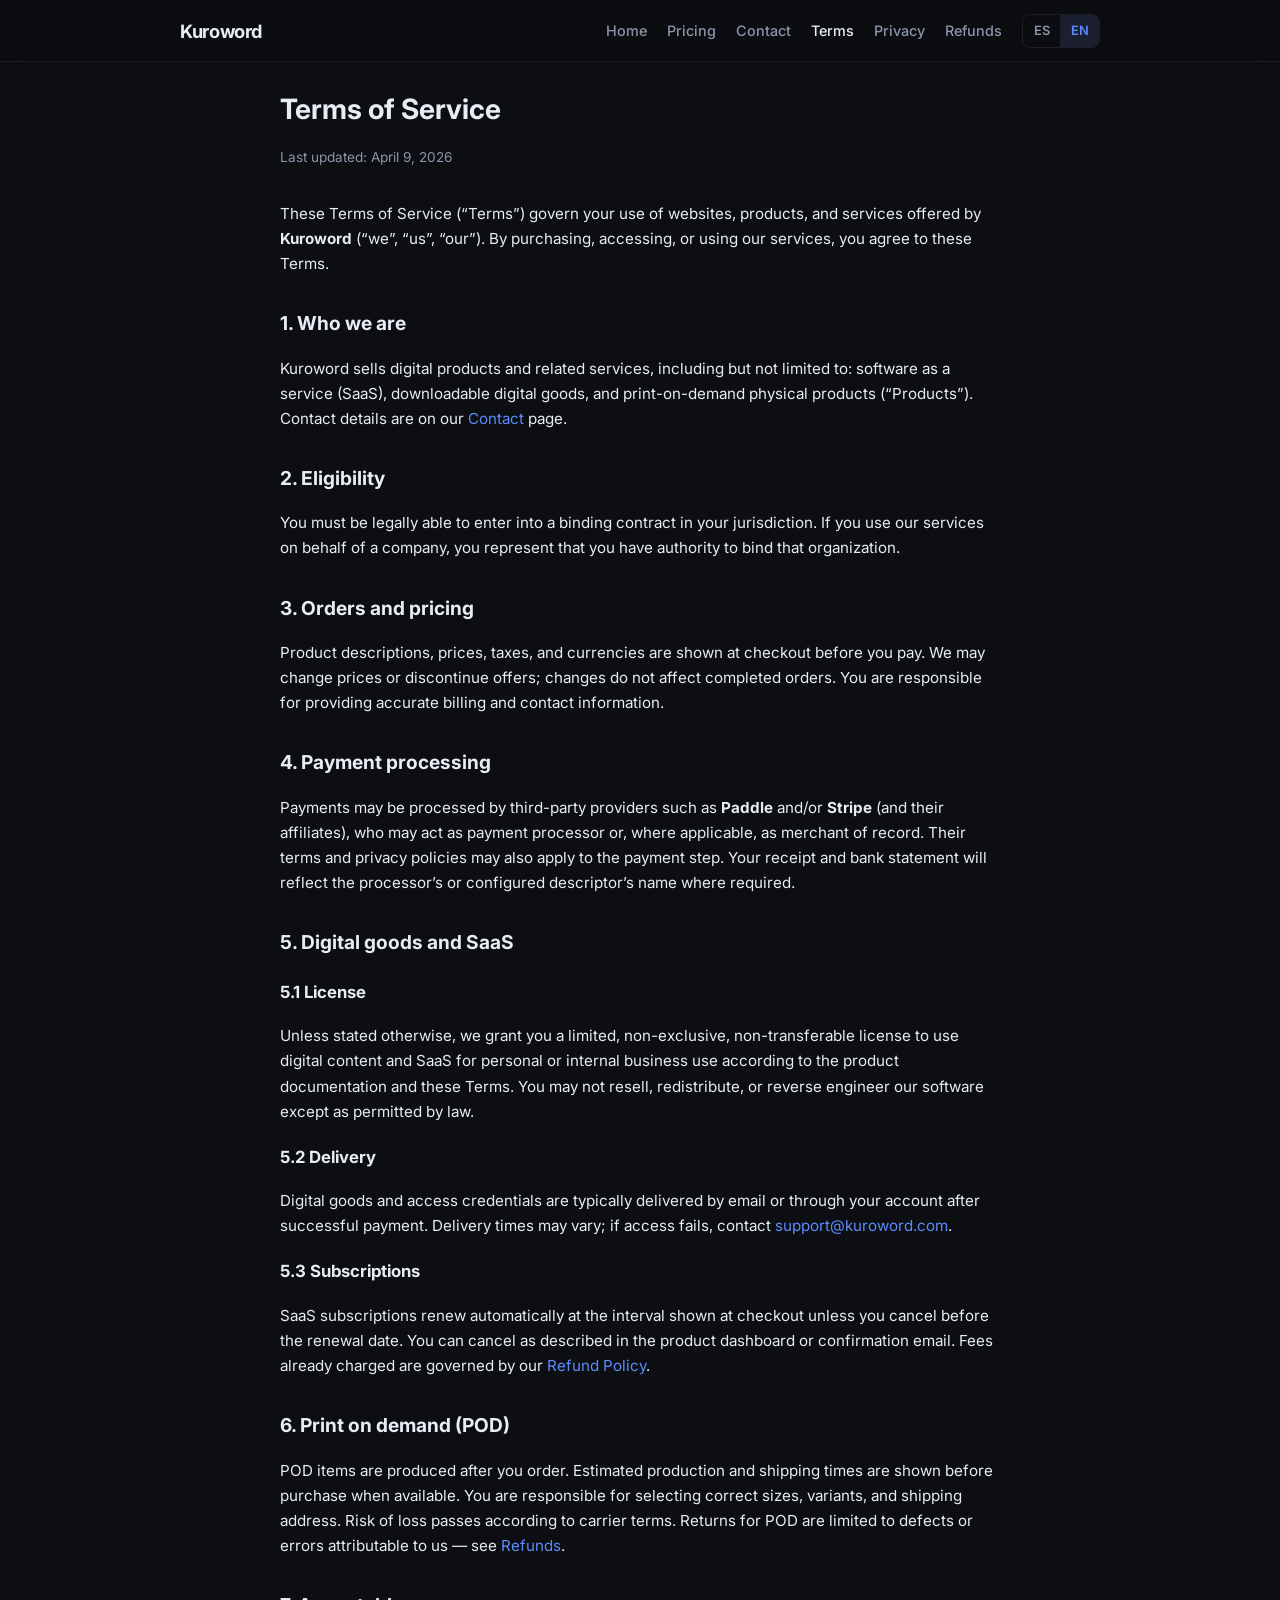
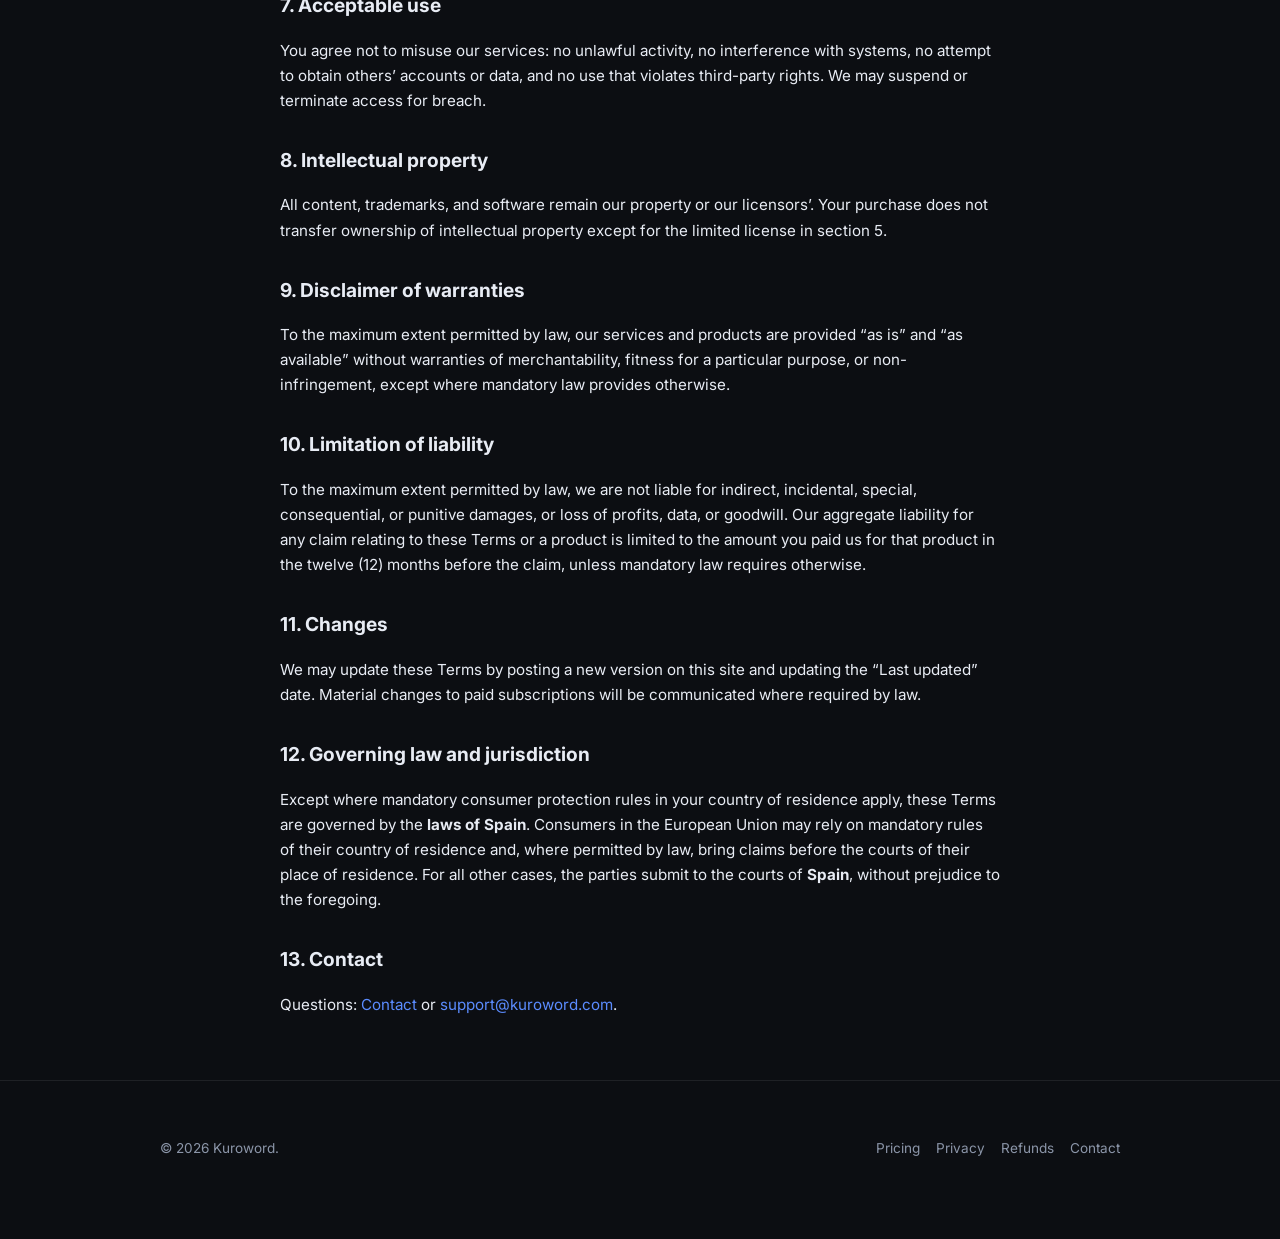
<file: en/terms.html>
<!DOCTYPE html>
<html lang="en">
  <head>
    <meta charset="utf-8" />
    <meta name="viewport" content="width=device-width, initial-scale=1" />
    <meta name="description" content="Kuroword Terms of Service — digital products, SaaS, and print-on-demand." />
    <title>Terms of Service — Kuroword</title>
    <link rel="preconnect" href="https://fonts.googleapis.com" />
    <link rel="preconnect" href="https://fonts.gstatic.com" crossorigin />
    <link href="https://fonts.googleapis.com/css2?family=Inter:wght@400;500;600;700&display=swap" rel="stylesheet" />
    <link rel="stylesheet" href="../assets/css/main.css" />
  </head>
  <body>
    <header class="site-header">
      <div class="site-header__inner">
        <a class="logo" href="index.html">Kuroword</a>
        <nav class="nav" aria-label="Main">
          <a href="index.html">Home</a>
          <a href="pricing.html">Pricing</a>
          <a href="contact.html">Contact</a>
          <a href="terms.html" aria-current="page">Terms</a>
          <a href="privacy.html">Privacy</a>
          <a href="refunds.html">Refunds</a>
          <div class="lang-switch" role="group" aria-label="Language">
            <a href="../es/terminos.html">ES</a>
            <a href="terms.html" aria-current="true">EN</a>
          </div>
        </nav>
      </div>
    </header>

    <main class="wrap wrap--narrow legal">
      <h1 class="page-title">Terms of Service</h1>
      <p class="updated">Last updated: April 9, 2026</p>

      <p>These Terms of Service (“Terms”) govern your use of websites, products, and services offered by <strong>Kuroword</strong> (“we”, “us”, “our”). By purchasing, accessing, or using our services, you agree to these Terms.</p>

      <h2>1. Who we are</h2>
      <p>Kuroword sells digital products and related services, including but not limited to: software as a service (SaaS), downloadable digital goods, and print-on-demand physical products (“Products”). Contact details are on our <a href="contact.html">Contact</a> page.</p>

      <h2>2. Eligibility</h2>
      <p>You must be legally able to enter into a binding contract in your jurisdiction. If you use our services on behalf of a company, you represent that you have authority to bind that organization.</p>

      <h2>3. Orders and pricing</h2>
      <p>Product descriptions, prices, taxes, and currencies are shown at checkout before you pay. We may change prices or discontinue offers; changes do not affect completed orders. You are responsible for providing accurate billing and contact information.</p>

      <h2>4. Payment processing</h2>
      <p>Payments may be processed by third-party providers such as <strong>Paddle</strong> and/or <strong>Stripe</strong> (and their affiliates), who may act as payment processor or, where applicable, as merchant of record. Their terms and privacy policies may also apply to the payment step. Your receipt and bank statement will reflect the processor’s or configured descriptor’s name where required.</p>

      <h2>5. Digital goods and SaaS</h2>
      <h3>5.1 License</h3>
      <p>Unless stated otherwise, we grant you a limited, non-exclusive, non-transferable license to use digital content and SaaS for personal or internal business use according to the product documentation and these Terms. You may not resell, redistribute, or reverse engineer our software except as permitted by law.</p>
      <h3>5.2 Delivery</h3>
      <p>Digital goods and access credentials are typically delivered by email or through your account after successful payment. Delivery times may vary; if access fails, contact <a href="mailto:support@kuroword.com">support@kuroword.com</a>.</p>
      <h3>5.3 Subscriptions</h3>
      <p>SaaS subscriptions renew automatically at the interval shown at checkout unless you cancel before the renewal date. You can cancel as described in the product dashboard or confirmation email. Fees already charged are governed by our <a href="refunds.html">Refund Policy</a>.</p>

      <h2>6. Print on demand (POD)</h2>
      <p>POD items are produced after you order. Estimated production and shipping times are shown before purchase when available. You are responsible for selecting correct sizes, variants, and shipping address. Risk of loss passes according to carrier terms. Returns for POD are limited to defects or errors attributable to us — see <a href="refunds.html">Refunds</a>.</p>

      <h2>7. Acceptable use</h2>
      <p>You agree not to misuse our services: no unlawful activity, no interference with systems, no attempt to obtain others’ accounts or data, and no use that violates third-party rights. We may suspend or terminate access for breach.</p>

      <h2>8. Intellectual property</h2>
      <p>All content, trademarks, and software remain our property or our licensors’. Your purchase does not transfer ownership of intellectual property except for the limited license in section 5.</p>

      <h2>9. Disclaimer of warranties</h2>
      <p>To the maximum extent permitted by law, our services and products are provided “as is” and “as available” without warranties of merchantability, fitness for a particular purpose, or non-infringement, except where mandatory law provides otherwise.</p>

      <h2>10. Limitation of liability</h2>
      <p>To the maximum extent permitted by law, we are not liable for indirect, incidental, special, consequential, or punitive damages, or loss of profits, data, or goodwill. Our aggregate liability for any claim relating to these Terms or a product is limited to the amount you paid us for that product in the twelve (12) months before the claim, unless mandatory law requires otherwise.</p>

      <h2>11. Changes</h2>
      <p>We may update these Terms by posting a new version on this site and updating the “Last updated” date. Material changes to paid subscriptions will be communicated where required by law.</p>

      <h2>12. Governing law and jurisdiction</h2>
      <p>Except where mandatory consumer protection rules in your country of residence apply, these Terms are governed by the <strong>laws of Spain</strong>. Consumers in the European Union may rely on mandatory rules of their country of residence and, where permitted by law, bring claims before the courts of their place of residence. For all other cases, the parties submit to the courts of <strong>Spain</strong>, without prejudice to the foregoing.</p>

      <h2>13. Contact</h2>
      <p>Questions: <a href="contact.html">Contact</a> or <a href="mailto:support@kuroword.com">support@kuroword.com</a>.</p>
    </main>

    <footer class="site-footer">
      <div class="site-footer__inner wrap">
        <span>&copy; <span id="y"></span> Kuroword.</span>
        <nav aria-label="Legal">
          <a href="pricing.html">Pricing</a>
          <a href="privacy.html">Privacy</a>
          <a href="refunds.html">Refunds</a>
          <a href="contact.html">Contact</a>
        </nav>
      </div>
    </footer>
    <script>
      document.getElementById("y").textContent = new Date().getFullYear();
    </script>
  </body>
</html>
</file>
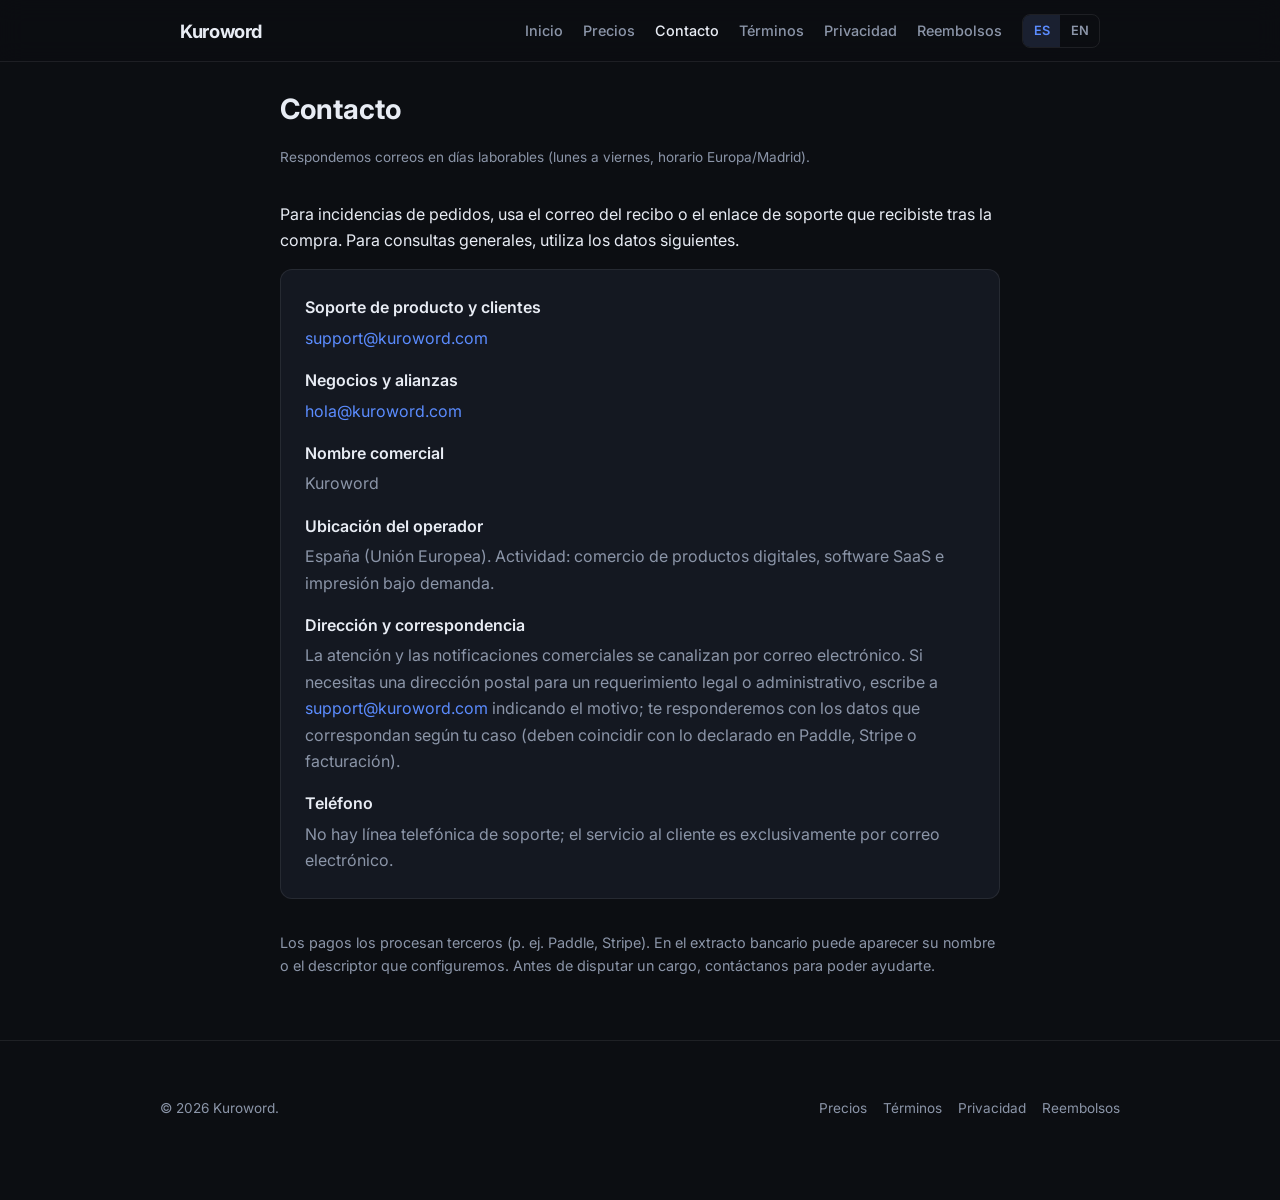
<file: es/contacto.html>
<!DOCTYPE html>
<html lang="es">
  <head>
    <meta charset="utf-8" />
    <meta name="viewport" content="width=device-width, initial-scale=1" />
    <meta name="description" content="Contacto Kuroword — soporte, ventas y consultas comerciales." />
    <title>Contacto — Kuroword</title>
    <link rel="preconnect" href="https://fonts.googleapis.com" />
    <link rel="preconnect" href="https://fonts.gstatic.com" crossorigin />
    <link href="https://fonts.googleapis.com/css2?family=Inter:wght@400;500;600;700&display=swap" rel="stylesheet" />
    <link rel="stylesheet" href="../assets/css/main.css" />
  </head>
  <body>
    <header class="site-header">
      <div class="site-header__inner">
        <a class="logo" href="index.html">Kuroword</a>
        <nav class="nav" aria-label="Principal">
          <a href="index.html">Inicio</a>
          <a href="precios.html">Precios</a>
          <a href="contacto.html" aria-current="page">Contacto</a>
          <a href="terminos.html">Términos</a>
          <a href="privacidad.html">Privacidad</a>
          <a href="reembolsos.html">Reembolsos</a>
          <div class="lang-switch" role="group" aria-label="Idioma">
            <a href="contacto.html" aria-current="true">ES</a>
            <a href="../en/contact.html">EN</a>
          </div>
        </nav>
      </div>
    </header>

    <main class="wrap wrap--narrow">
      <h1 class="page-title">Contacto</h1>
      <p class="updated">Respondemos correos en días laborables (lunes a viernes, horario Europa/Madrid).</p>

      <p>Para incidencias de pedidos, usa el correo del recibo o el enlace de soporte que recibiste tras la compra. Para consultas generales, utiliza los datos siguientes.</p>

      <dl class="contact-box">
        <dt>Soporte de producto y clientes</dt>
        <dd><a href="mailto:support@kuroword.com">support@kuroword.com</a></dd>
        <dt>Negocios y alianzas</dt>
        <dd><a href="mailto:hola@kuroword.com">hola@kuroword.com</a></dd>
        <dt>Nombre comercial</dt>
        <dd>Kuroword</dd>
        <dt>Ubicación del operador</dt>
        <dd>España (Unión Europea). Actividad: comercio de productos digitales, software SaaS e impresión bajo demanda.</dd>
        <dt>Dirección y correspondencia</dt>
        <dd>La atención y las notificaciones comerciales se canalizan por correo electrónico. Si necesitas una dirección postal para un requerimiento legal o administrativo, escribe a <a href="mailto:support@kuroword.com">support@kuroword.com</a> indicando el motivo; te responderemos con los datos que correspondan según tu caso (deben coincidir con lo declarado en Paddle, Stripe o facturación).</dd>
        <dt>Teléfono</dt>
        <dd>No hay línea telefónica de soporte; el servicio al cliente es exclusivamente por correo electrónico.</dd>
      </dl>

      <p class="muted" style="margin-top: 2rem">Los pagos los procesan terceros (p. ej. Paddle, Stripe). En el extracto bancario puede aparecer su nombre o el descriptor que configuremos. Antes de disputar un cargo, contáctanos para poder ayudarte.</p>
    </main>

    <footer class="site-footer">
      <div class="site-footer__inner wrap">
        <span>&copy; <span id="y"></span> Kuroword.</span>
        <nav aria-label="Legal">
          <a href="precios.html">Precios</a>
          <a href="terminos.html">Términos</a>
          <a href="privacidad.html">Privacidad</a>
          <a href="reembolsos.html">Reembolsos</a>
        </nav>
      </div>
    </footer>
    <script>
      document.getElementById("y").textContent = new Date().getFullYear();
    </script>
  </body>
</html>
</file>
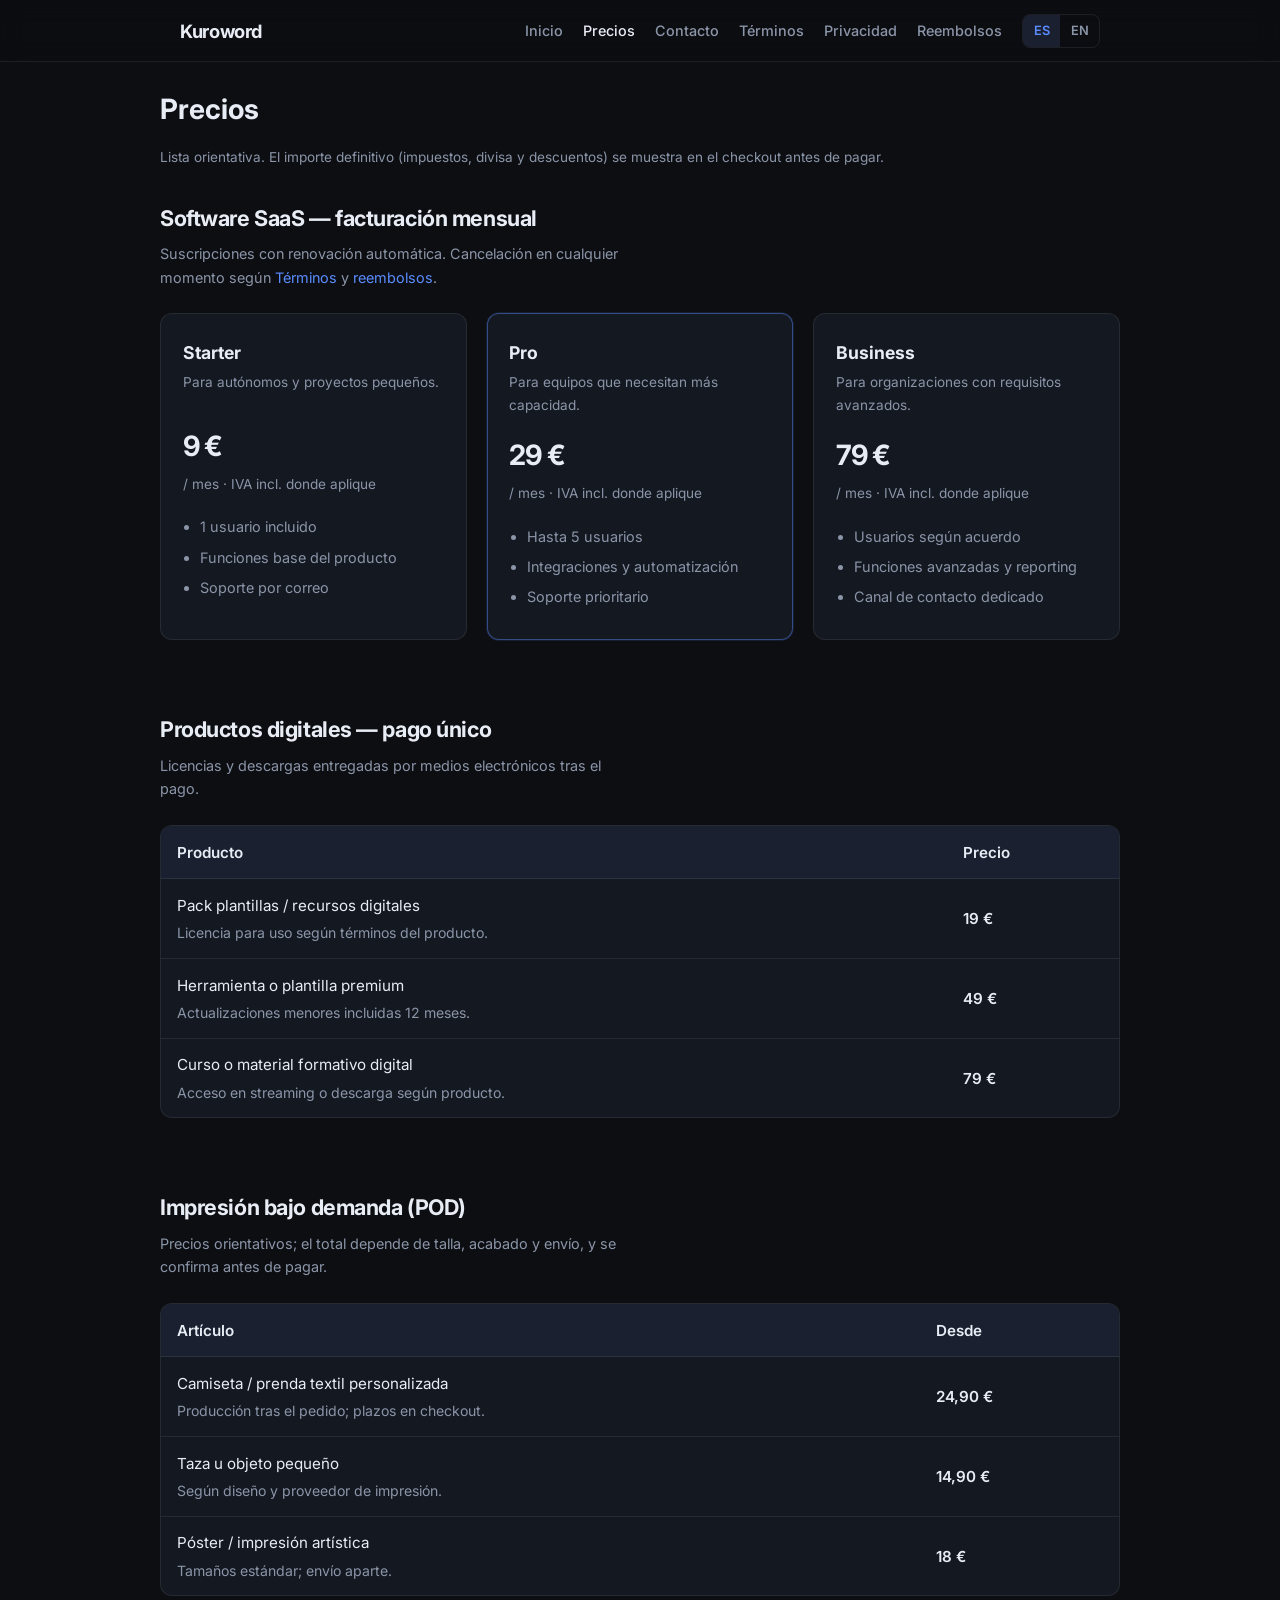
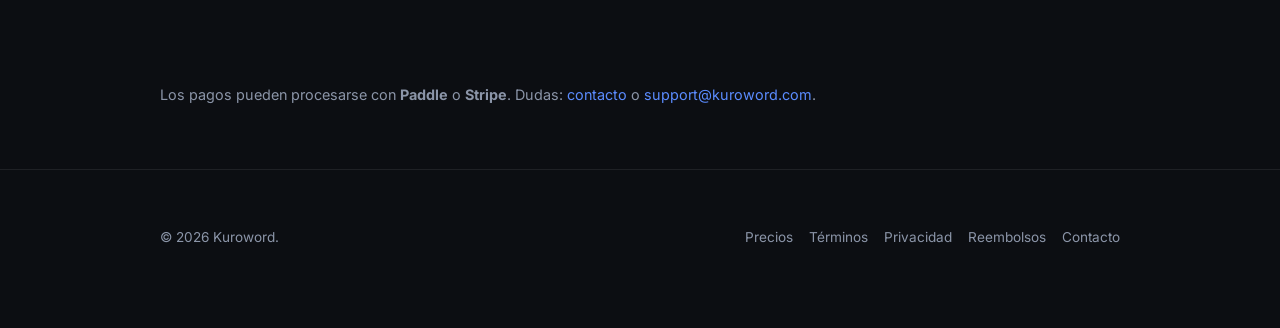
<file: es/precios.html>
<!DOCTYPE html>
<html lang="es">
  <head>
    <meta charset="utf-8" />
    <meta name="viewport" content="width=device-width, initial-scale=1" />
    <meta name="description" content="Precios Kuroword — planes SaaS, productos digitales e impresión bajo demanda." />
    <title>Precios — Kuroword</title>
    <link rel="preconnect" href="https://fonts.googleapis.com" />
    <link rel="preconnect" href="https://fonts.gstatic.com" crossorigin />
    <link href="https://fonts.googleapis.com/css2?family=Inter:wght@400;500;600;700&display=swap" rel="stylesheet" />
    <link rel="stylesheet" href="../assets/css/main.css" />
  </head>
  <body>
    <header class="site-header">
      <div class="site-header__inner">
        <a class="logo" href="index.html">Kuroword</a>
        <nav class="nav" aria-label="Principal">
          <a href="index.html">Inicio</a>
          <a href="precios.html" aria-current="page">Precios</a>
          <a href="contacto.html">Contacto</a>
          <a href="terminos.html">Términos</a>
          <a href="privacidad.html">Privacidad</a>
          <a href="reembolsos.html">Reembolsos</a>
          <div class="lang-switch" role="group" aria-label="Idioma">
            <a href="precios.html" aria-current="true">ES</a>
            <a href="../en/pricing.html">EN</a>
          </div>
        </nav>
      </div>
    </header>

    <main>
      <section class="wrap">
        <h1 class="page-title">Precios</h1>
        <p class="updated">Lista orientativa. El importe definitivo (impuestos, divisa y descuentos) se muestra en el checkout antes de pagar.</p>

        <div class="section-head">
          <h2>Software SaaS — facturación mensual</h2>
          <p class="pricing-note">Suscripciones con renovación automática. Cancelación en cualquier momento según <a href="terminos.html">Términos</a> y <a href="reembolsos.html">reembolsos</a>.</p>
        </div>
        <div class="pricing-grid pricing-grid--3">
          <article class="price-card">
            <h3>Starter</h3>
            <p class="tagline">Para autónomos y proyectos pequeños.</p>
            <p class="amount">9&nbsp;€</p>
            <p class="period">/ mes · IVA incl. donde aplique</p>
            <ul>
              <li>1 usuario incluido</li>
              <li>Funciones base del producto</li>
              <li>Soporte por correo</li>
            </ul>
          </article>
          <article class="price-card price-card--featured">
            <h3>Pro</h3>
            <p class="tagline">Para equipos que necesitan más capacidad.</p>
            <p class="amount">29&nbsp;€</p>
            <p class="period">/ mes · IVA incl. donde aplique</p>
            <ul>
              <li>Hasta 5 usuarios</li>
              <li>Integraciones y automatización</li>
              <li>Soporte prioritario</li>
            </ul>
          </article>
          <article class="price-card">
            <h3>Business</h3>
            <p class="tagline">Para organizaciones con requisitos avanzados.</p>
            <p class="amount">79&nbsp;€</p>
            <p class="period">/ mes · IVA incl. donde aplique</p>
            <ul>
              <li>Usuarios según acuerdo</li>
              <li>Funciones avanzadas y reporting</li>
              <li>Canal de contacto dedicado</li>
            </ul>
          </article>
        </div>
      </section>

      <section class="wrap">
        <div class="section-head">
          <h2>Productos digitales — pago único</h2>
          <p class="pricing-note">Licencias y descargas entregadas por medios electrónicos tras el pago.</p>
        </div>
        <div class="price-table-wrap">
          <table class="price-table">
            <thead>
              <tr>
                <th>Producto</th>
                <th>Precio</th>
              </tr>
            </thead>
            <tbody>
              <tr>
                <td>
                  Pack plantillas / recursos digitales
                  <span class="desc">Licencia para uso según términos del producto.</span>
                </td>
                <td>19&nbsp;€</td>
              </tr>
              <tr>
                <td>
                  Herramienta o plantilla premium
                  <span class="desc">Actualizaciones menores incluidas 12 meses.</span>
                </td>
                <td>49&nbsp;€</td>
              </tr>
              <tr>
                <td>
                  Curso o material formativo digital
                  <span class="desc">Acceso en streaming o descarga según producto.</span>
                </td>
                <td>79&nbsp;€</td>
              </tr>
            </tbody>
          </table>
        </div>
      </section>

      <section class="wrap">
        <div class="section-head">
          <h2>Impresión bajo demanda (POD)</h2>
          <p class="pricing-note">Precios orientativos; el total depende de talla, acabado y envío, y se confirma antes de pagar.</p>
        </div>
        <div class="price-table-wrap">
          <table class="price-table">
            <thead>
              <tr>
                <th>Artículo</th>
                <th>Desde</th>
              </tr>
            </thead>
            <tbody>
              <tr>
                <td>
                  Camiseta / prenda textil personalizada
                  <span class="desc">Producción tras el pedido; plazos en checkout.</span>
                </td>
                <td>24,90&nbsp;€</td>
              </tr>
              <tr>
                <td>
                  Taza u objeto pequeño
                  <span class="desc">Según diseño y proveedor de impresión.</span>
                </td>
                <td>14,90&nbsp;€</td>
              </tr>
              <tr>
                <td>
                  Póster / impresión artística
                  <span class="desc">Tamaños estándar; envío aparte.</span>
                </td>
                <td>18&nbsp;€</td>
              </tr>
            </tbody>
          </table>
        </div>
      </section>

      <section class="wrap">
        <p class="muted">Los pagos pueden procesarse con <strong>Paddle</strong> o <strong>Stripe</strong>. Dudas: <a href="contacto.html">contacto</a> o <a href="mailto:support@kuroword.com">support@kuroword.com</a>.</p>
      </section>
    </main>

    <footer class="site-footer">
      <div class="site-footer__inner wrap">
        <span>&copy; <span id="y"></span> Kuroword.</span>
        <nav aria-label="Legal">
          <a href="precios.html">Precios</a>
          <a href="terminos.html">Términos</a>
          <a href="privacidad.html">Privacidad</a>
          <a href="reembolsos.html">Reembolsos</a>
          <a href="contacto.html">Contacto</a>
        </nav>
      </div>
    </footer>
    <script>
      document.getElementById("y").textContent = new Date().getFullYear();
    </script>
  </body>
</html>
</file>
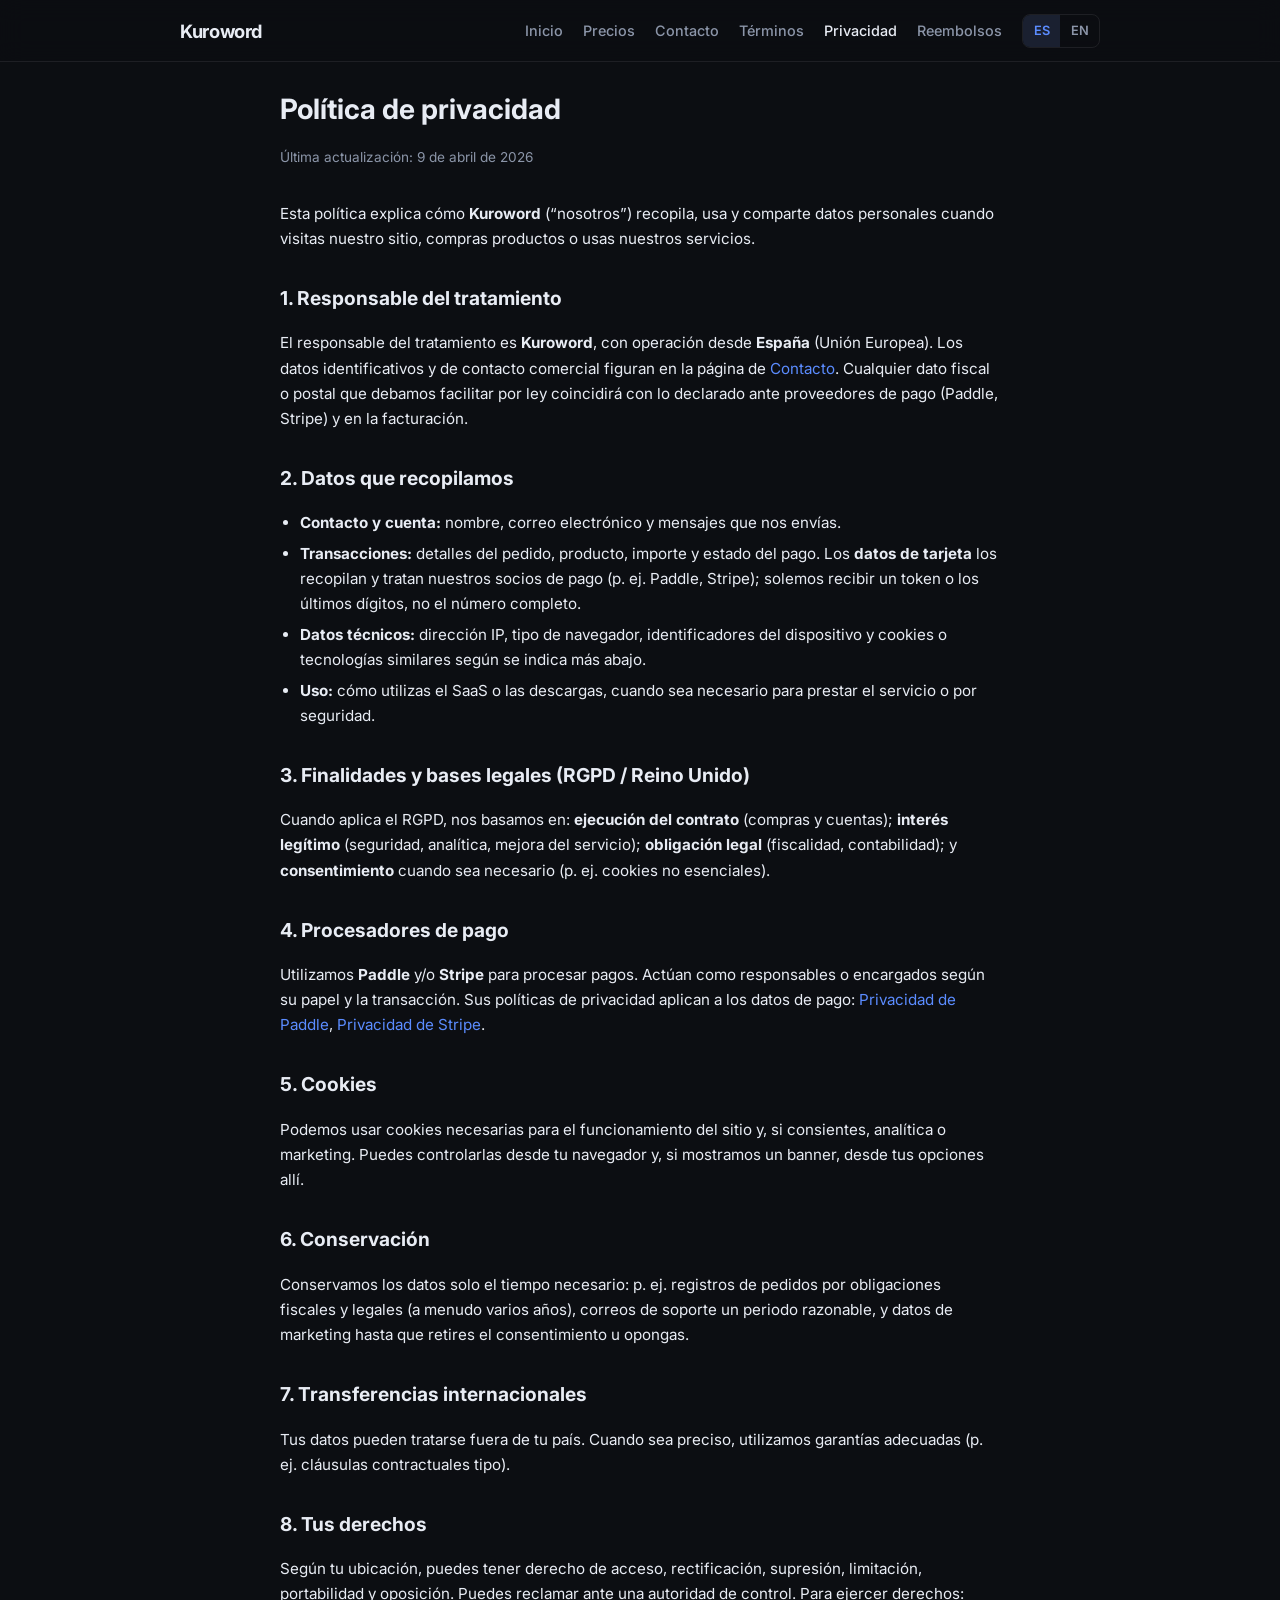
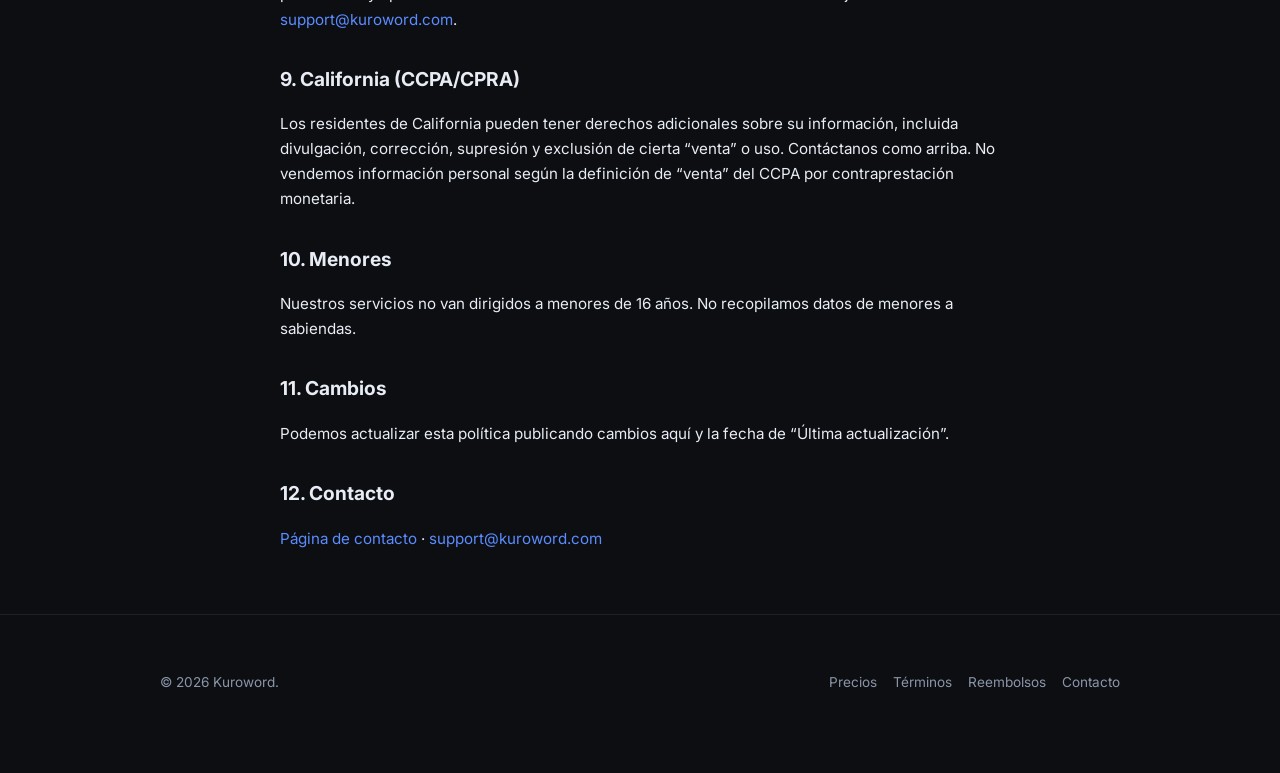
<file: es/privacidad.html>
<!DOCTYPE html>
<html lang="es">
  <head>
    <meta charset="utf-8" />
    <meta name="viewport" content="width=device-width, initial-scale=1" />
    <meta name="description" content="Política de privacidad Kuroword — tratamiento de datos personales." />
    <title>Política de privacidad — Kuroword</title>
    <link rel="preconnect" href="https://fonts.googleapis.com" />
    <link rel="preconnect" href="https://fonts.gstatic.com" crossorigin />
    <link href="https://fonts.googleapis.com/css2?family=Inter:wght@400;500;600;700&display=swap" rel="stylesheet" />
    <link rel="stylesheet" href="../assets/css/main.css" />
  </head>
  <body>
    <header class="site-header">
      <div class="site-header__inner">
        <a class="logo" href="index.html">Kuroword</a>
        <nav class="nav" aria-label="Principal">
          <a href="index.html">Inicio</a>
          <a href="precios.html">Precios</a>
          <a href="contacto.html">Contacto</a>
          <a href="terminos.html">Términos</a>
          <a href="privacidad.html" aria-current="page">Privacidad</a>
          <a href="reembolsos.html">Reembolsos</a>
          <div class="lang-switch" role="group" aria-label="Idioma">
            <a href="privacidad.html" aria-current="true">ES</a>
            <a href="../en/privacy.html">EN</a>
          </div>
        </nav>
      </div>
    </header>

    <main class="wrap wrap--narrow legal">
      <h1 class="page-title">Política de privacidad</h1>
      <p class="updated">Última actualización: 9 de abril de 2026</p>

      <p>Esta política explica cómo <strong>Kuroword</strong> (“nosotros”) recopila, usa y comparte datos personales cuando visitas nuestro sitio, compras productos o usas nuestros servicios.</p>

      <h2>1. Responsable del tratamiento</h2>
      <p>El responsable del tratamiento es <strong>Kuroword</strong>, con operación desde <strong>España</strong> (Unión Europea). Los datos identificativos y de contacto comercial figuran en la página de <a href="contacto.html">Contacto</a>. Cualquier dato fiscal o postal que debamos facilitar por ley coincidirá con lo declarado ante proveedores de pago (Paddle, Stripe) y en la facturación.</p>

      <h2>2. Datos que recopilamos</h2>
      <ul>
        <li><strong>Contacto y cuenta:</strong> nombre, correo electrónico y mensajes que nos envías.</li>
        <li><strong>Transacciones:</strong> detalles del pedido, producto, importe y estado del pago. Los <strong>datos de tarjeta</strong> los recopilan y tratan nuestros socios de pago (p. ej. Paddle, Stripe); solemos recibir un token o los últimos dígitos, no el número completo.</li>
        <li><strong>Datos técnicos:</strong> dirección IP, tipo de navegador, identificadores del dispositivo y cookies o tecnologías similares según se indica más abajo.</li>
        <li><strong>Uso:</strong> cómo utilizas el SaaS o las descargas, cuando sea necesario para prestar el servicio o por seguridad.</li>
      </ul>

      <h2>3. Finalidades y bases legales (RGPD / Reino Unido)</h2>
      <p>Cuando aplica el RGPD, nos basamos en: <strong>ejecución del contrato</strong> (compras y cuentas); <strong>interés legítimo</strong> (seguridad, analítica, mejora del servicio); <strong>obligación legal</strong> (fiscalidad, contabilidad); y <strong>consentimiento</strong> cuando sea necesario (p. ej. cookies no esenciales).</p>

      <h2>4. Procesadores de pago</h2>
      <p>Utilizamos <strong>Paddle</strong> y/o <strong>Stripe</strong> para procesar pagos. Actúan como responsables o encargados según su papel y la transacción. Sus políticas de privacidad aplican a los datos de pago: <a href="https://www.paddle.com/legal/privacy" rel="noopener noreferrer">Privacidad de Paddle</a>, <a href="https://stripe.com/privacy" rel="noopener noreferrer">Privacidad de Stripe</a>.</p>

      <h2>5. Cookies</h2>
      <p>Podemos usar cookies necesarias para el funcionamiento del sitio y, si consientes, analítica o marketing. Puedes controlarlas desde tu navegador y, si mostramos un banner, desde tus opciones allí.</p>

      <h2>6. Conservación</h2>
      <p>Conservamos los datos solo el tiempo necesario: p. ej. registros de pedidos por obligaciones fiscales y legales (a menudo varios años), correos de soporte un periodo razonable, y datos de marketing hasta que retires el consentimiento u opongas.</p>

      <h2>7. Transferencias internacionales</h2>
      <p>Tus datos pueden tratarse fuera de tu país. Cuando sea preciso, utilizamos garantías adecuadas (p. ej. cláusulas contractuales tipo).</p>

      <h2>8. Tus derechos</h2>
      <p>Según tu ubicación, puedes tener derecho de acceso, rectificación, supresión, limitación, portabilidad y oposición. Puedes reclamar ante una autoridad de control. Para ejercer derechos: <a href="mailto:support@kuroword.com">support@kuroword.com</a>.</p>

      <h2>9. California (CCPA/CPRA)</h2>
      <p>Los residentes de California pueden tener derechos adicionales sobre su información, incluida divulgación, corrección, supresión y exclusión de cierta “venta” o uso. Contáctanos como arriba. No vendemos información personal según la definición de “venta” del CCPA por contraprestación monetaria.</p>

      <h2>10. Menores</h2>
      <p>Nuestros servicios no van dirigidos a menores de 16 años. No recopilamos datos de menores a sabiendas.</p>

      <h2>11. Cambios</h2>
      <p>Podemos actualizar esta política publicando cambios aquí y la fecha de “Última actualización”.</p>

      <h2>12. Contacto</h2>
      <p><a href="contacto.html">Página de contacto</a> · <a href="mailto:support@kuroword.com">support@kuroword.com</a></p>
    </main>

    <footer class="site-footer">
      <div class="site-footer__inner wrap">
        <span>&copy; <span id="y"></span> Kuroword.</span>
        <nav aria-label="Legal">
          <a href="precios.html">Precios</a>
          <a href="terminos.html">Términos</a>
          <a href="reembolsos.html">Reembolsos</a>
          <a href="contacto.html">Contacto</a>
        </nav>
      </div>
    </footer>
    <script>
      document.getElementById("y").textContent = new Date().getFullYear();
    </script>
  </body>
</html>
</file>
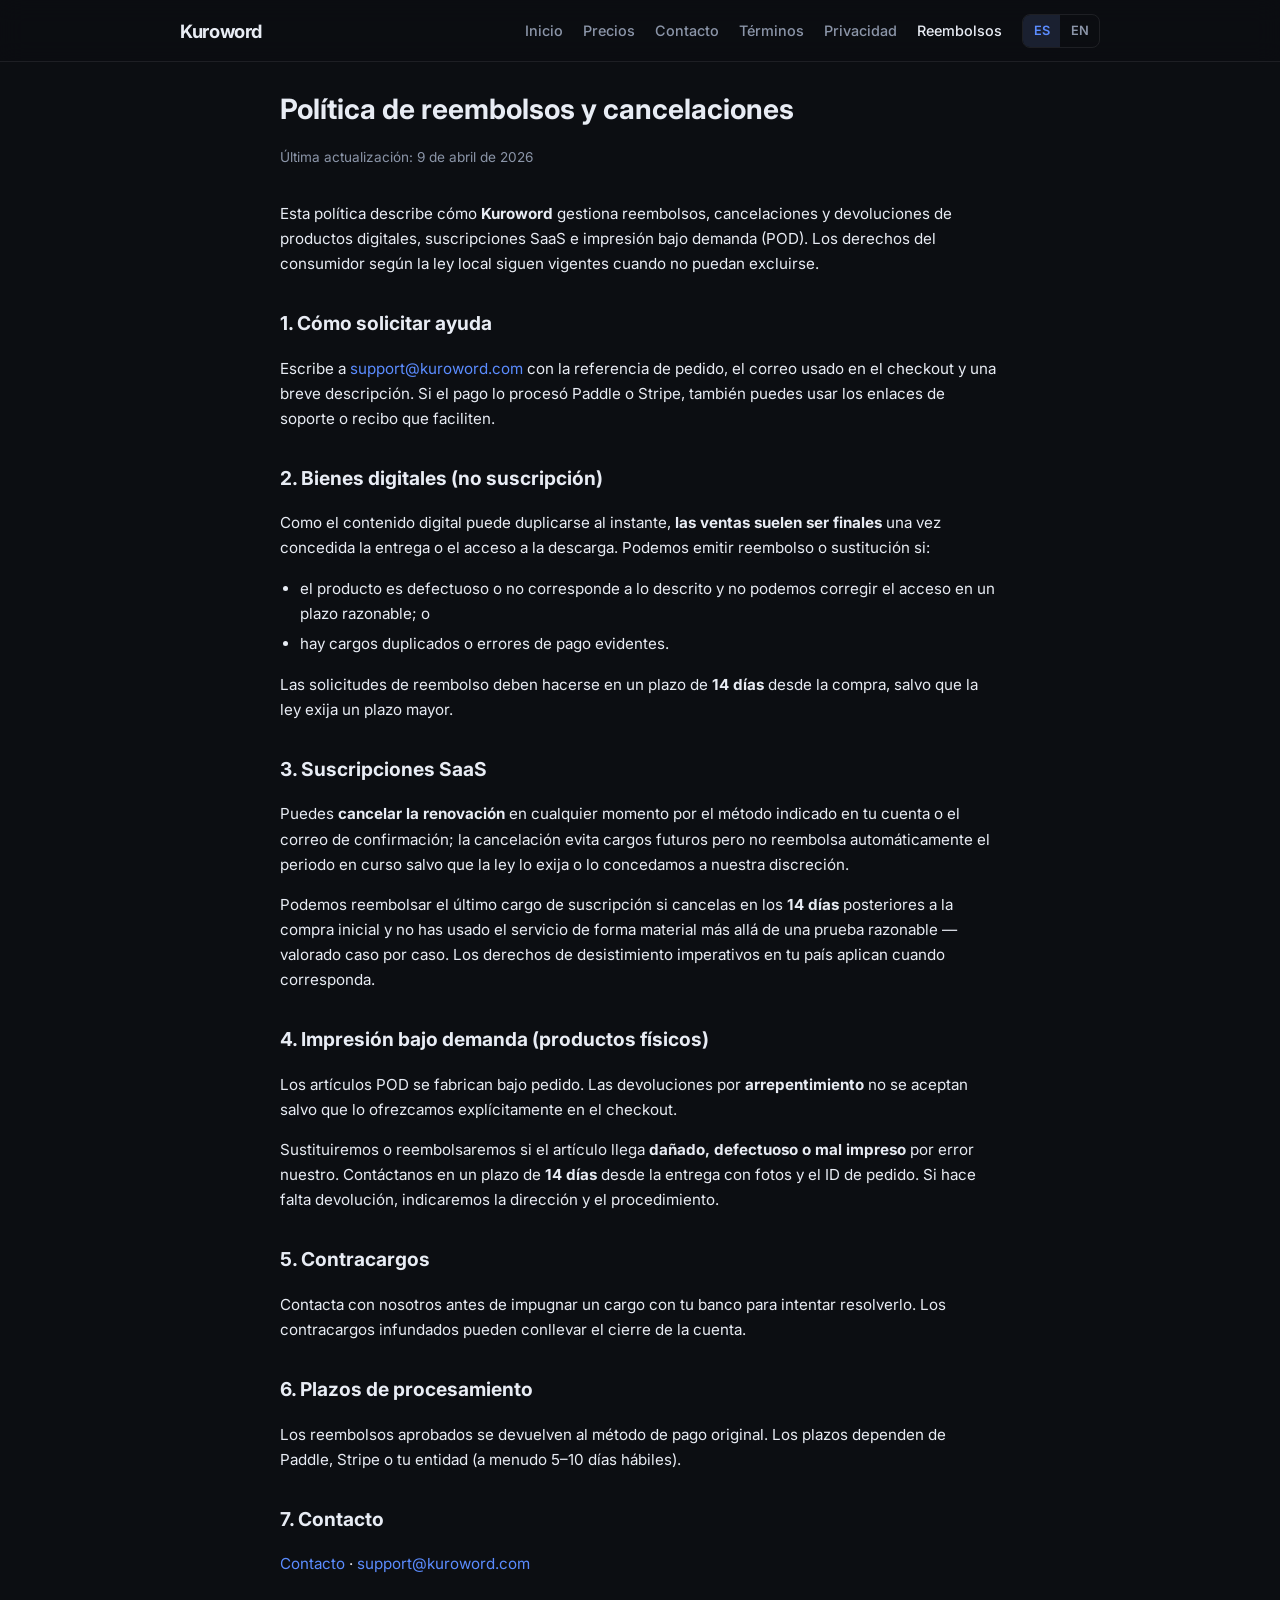
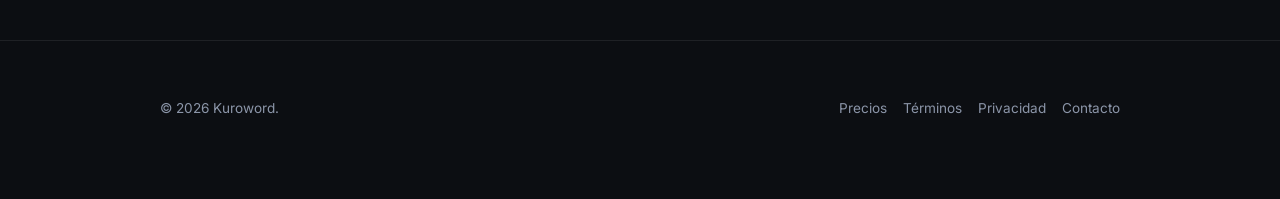
<file: es/reembolsos.html>
<!DOCTYPE html>
<html lang="es">
  <head>
    <meta charset="utf-8" />
    <meta name="viewport" content="width=device-width, initial-scale=1" />
    <meta name="description" content="Política de reembolsos Kuroword — digital, SaaS e impresión bajo demanda." />
    <title>Política de reembolsos — Kuroword</title>
    <link rel="preconnect" href="https://fonts.googleapis.com" />
    <link rel="preconnect" href="https://fonts.gstatic.com" crossorigin />
    <link href="https://fonts.googleapis.com/css2?family=Inter:wght@400;500;600;700&display=swap" rel="stylesheet" />
    <link rel="stylesheet" href="../assets/css/main.css" />
  </head>
  <body>
    <header class="site-header">
      <div class="site-header__inner">
        <a class="logo" href="index.html">Kuroword</a>
        <nav class="nav" aria-label="Principal">
          <a href="index.html">Inicio</a>
          <a href="precios.html">Precios</a>
          <a href="contacto.html">Contacto</a>
          <a href="terminos.html">Términos</a>
          <a href="privacidad.html">Privacidad</a>
          <a href="reembolsos.html" aria-current="page">Reembolsos</a>
          <div class="lang-switch" role="group" aria-label="Idioma">
            <a href="reembolsos.html" aria-current="true">ES</a>
            <a href="../en/refunds.html">EN</a>
          </div>
        </nav>
      </div>
    </header>

    <main class="wrap wrap--narrow legal">
      <h1 class="page-title">Política de reembolsos y cancelaciones</h1>
      <p class="updated">Última actualización: 9 de abril de 2026</p>

      <p>Esta política describe cómo <strong>Kuroword</strong> gestiona reembolsos, cancelaciones y devoluciones de productos digitales, suscripciones SaaS e impresión bajo demanda (POD). Los derechos del consumidor según la ley local siguen vigentes cuando no puedan excluirse.</p>

      <h2>1. Cómo solicitar ayuda</h2>
      <p>Escribe a <a href="mailto:support@kuroword.com">support@kuroword.com</a> con la referencia de pedido, el correo usado en el checkout y una breve descripción. Si el pago lo procesó Paddle o Stripe, también puedes usar los enlaces de soporte o recibo que faciliten.</p>

      <h2>2. Bienes digitales (no suscripción)</h2>
      <p>Como el contenido digital puede duplicarse al instante, <strong>las ventas suelen ser finales</strong> una vez concedida la entrega o el acceso a la descarga. Podemos emitir reembolso o sustitución si:</p>
      <ul>
        <li>el producto es defectuoso o no corresponde a lo descrito y no podemos corregir el acceso en un plazo razonable; o</li>
        <li>hay cargos duplicados o errores de pago evidentes.</li>
      </ul>
      <p>Las solicitudes de reembolso deben hacerse en un plazo de <strong>14 días</strong> desde la compra, salvo que la ley exija un plazo mayor.</p>

      <h2>3. Suscripciones SaaS</h2>
      <p>Puedes <strong>cancelar la renovación</strong> en cualquier momento por el método indicado en tu cuenta o el correo de confirmación; la cancelación evita cargos futuros pero no reembolsa automáticamente el periodo en curso salvo que la ley lo exija o lo concedamos a nuestra discreción.</p>
      <p>Podemos reembolsar el último cargo de suscripción si cancelas en los <strong>14 días</strong> posteriores a la compra inicial y no has usado el servicio de forma material más allá de una prueba razonable — valorado caso por caso. Los derechos de desistimiento imperativos en tu país aplican cuando corresponda.</p>

      <h2>4. Impresión bajo demanda (productos físicos)</h2>
      <p>Los artículos POD se fabrican bajo pedido. Las devoluciones por <strong>arrepentimiento</strong> no se aceptan salvo que lo ofrezcamos explícitamente en el checkout.</p>
      <p>Sustituiremos o reembolsaremos si el artículo llega <strong>dañado, defectuoso o mal impreso</strong> por error nuestro. Contáctanos en un plazo de <strong>14 días</strong> desde la entrega con fotos y el ID de pedido. Si hace falta devolución, indicaremos la dirección y el procedimiento.</p>

      <h2>5. Contracargos</h2>
      <p>Contacta con nosotros antes de impugnar un cargo con tu banco para intentar resolverlo. Los contracargos infundados pueden conllevar el cierre de la cuenta.</p>

      <h2>6. Plazos de procesamiento</h2>
      <p>Los reembolsos aprobados se devuelven al método de pago original. Los plazos dependen de Paddle, Stripe o tu entidad (a menudo 5–10 días hábiles).</p>

      <h2>7. Contacto</h2>
      <p><a href="contacto.html">Contacto</a> · <a href="mailto:support@kuroword.com">support@kuroword.com</a></p>
    </main>

    <footer class="site-footer">
      <div class="site-footer__inner wrap">
        <span>&copy; <span id="y"></span> Kuroword.</span>
        <nav aria-label="Legal">
          <a href="precios.html">Precios</a>
          <a href="terminos.html">Términos</a>
          <a href="privacidad.html">Privacidad</a>
          <a href="contacto.html">Contacto</a>
        </nav>
      </div>
    </footer>
    <script>
      document.getElementById("y").textContent = new Date().getFullYear();
    </script>
  </body>
</html>
</file>
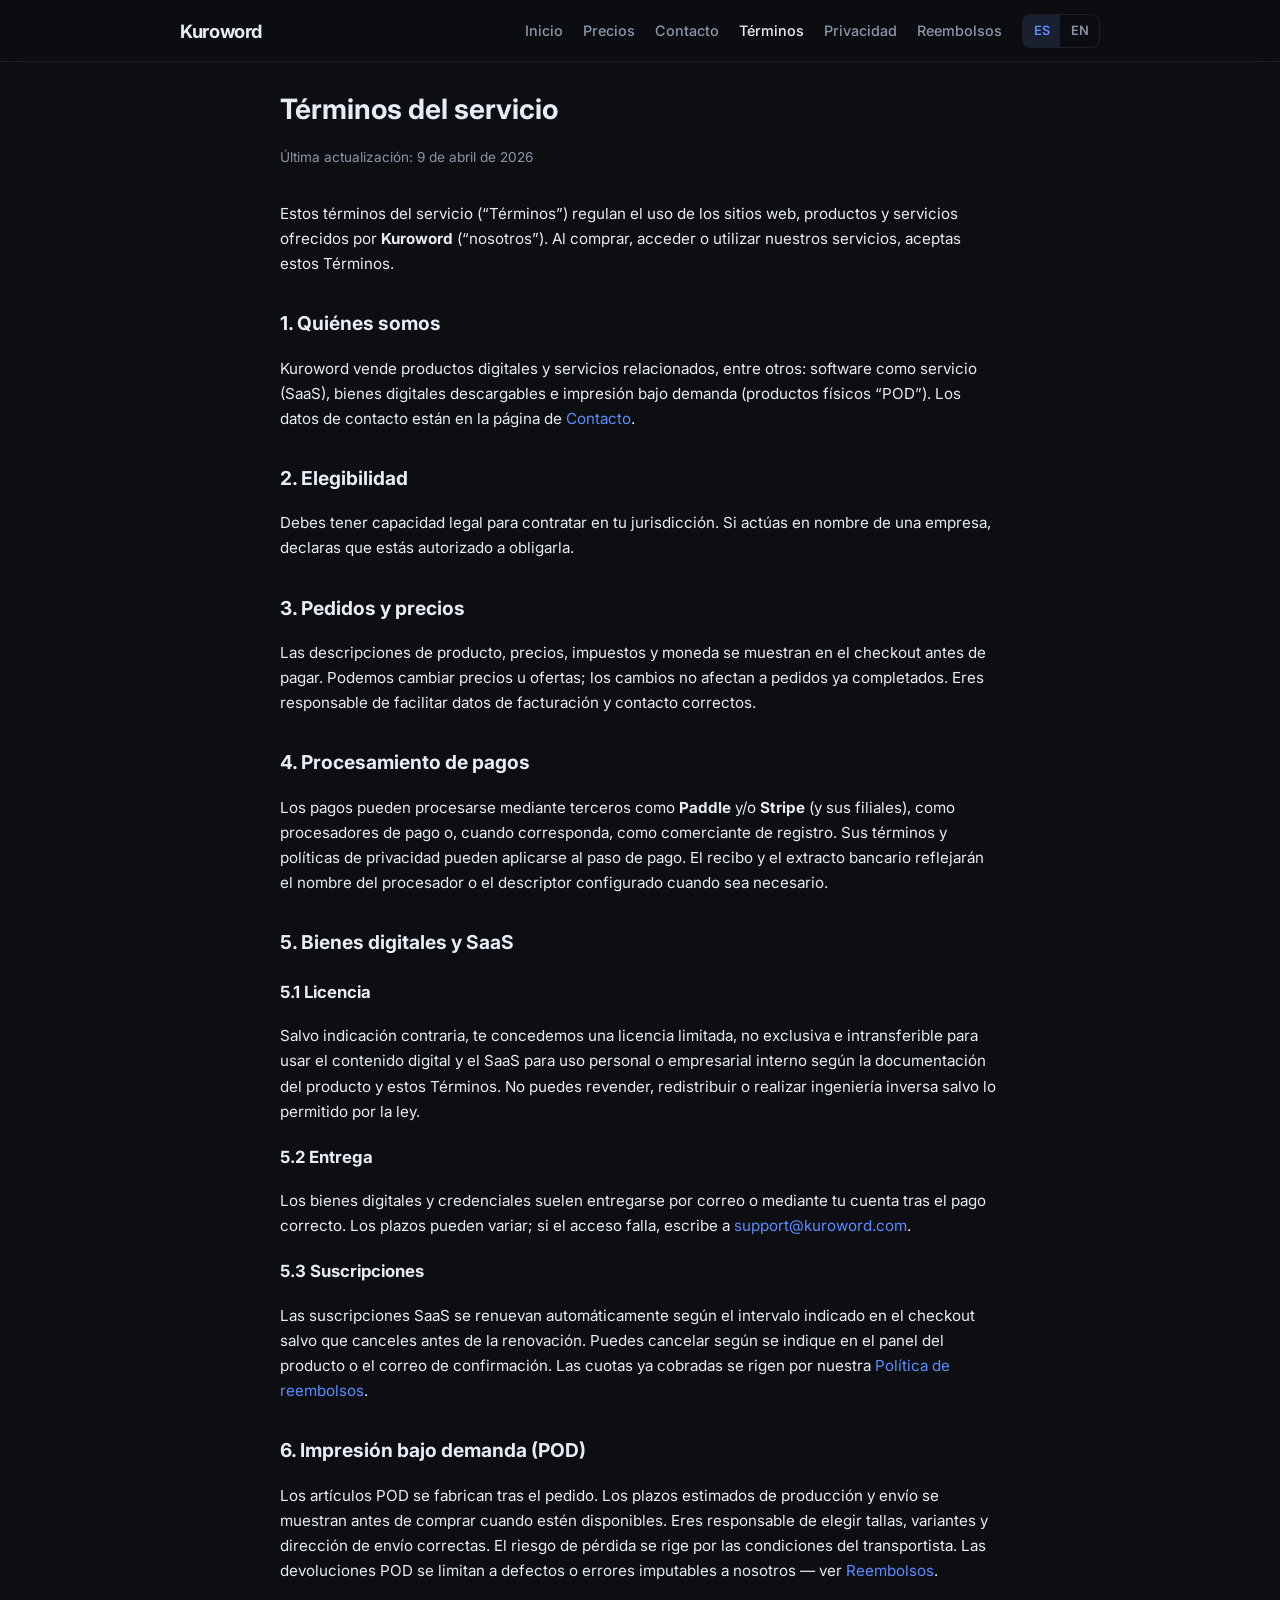
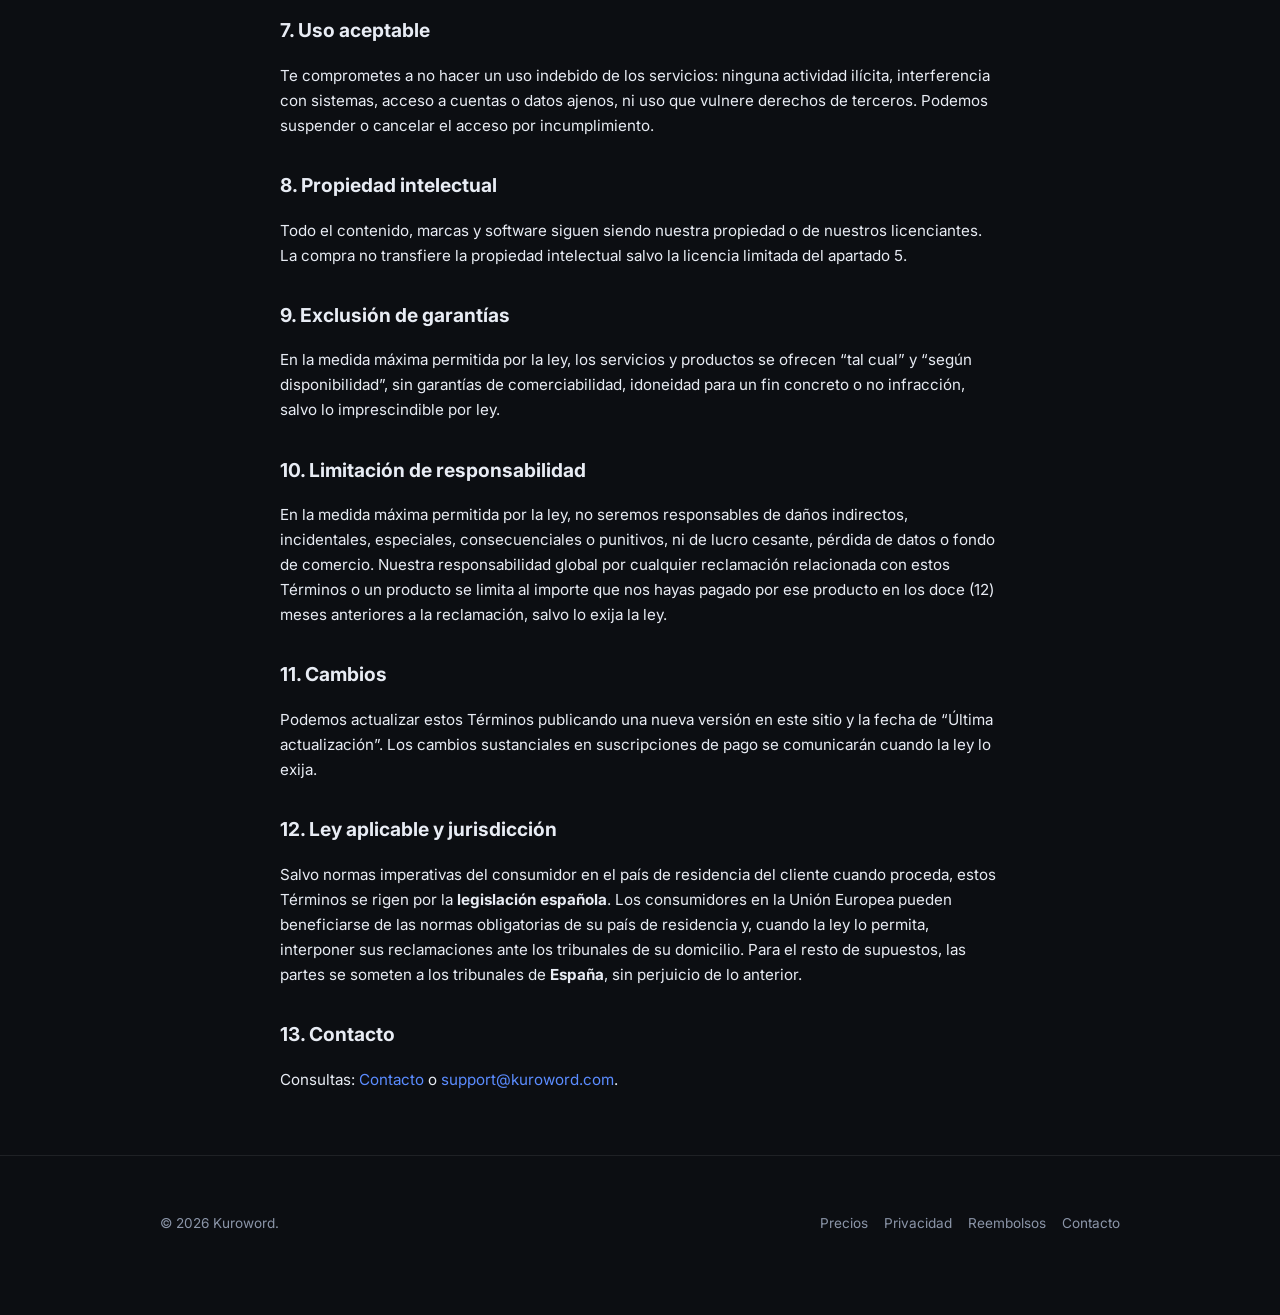
<file: es/terminos.html>
<!DOCTYPE html>
<html lang="es">
  <head>
    <meta charset="utf-8" />
    <meta name="viewport" content="width=device-width, initial-scale=1" />
    <meta name="description" content="Términos del servicio Kuroword — productos digitales, SaaS e impresión bajo demanda." />
    <title>Términos del servicio — Kuroword</title>
    <link rel="preconnect" href="https://fonts.googleapis.com" />
    <link rel="preconnect" href="https://fonts.gstatic.com" crossorigin />
    <link href="https://fonts.googleapis.com/css2?family=Inter:wght@400;500;600;700&display=swap" rel="stylesheet" />
    <link rel="stylesheet" href="../assets/css/main.css" />
  </head>
  <body>
    <header class="site-header">
      <div class="site-header__inner">
        <a class="logo" href="index.html">Kuroword</a>
        <nav class="nav" aria-label="Principal">
          <a href="index.html">Inicio</a>
          <a href="precios.html">Precios</a>
          <a href="contacto.html">Contacto</a>
          <a href="terminos.html" aria-current="page">Términos</a>
          <a href="privacidad.html">Privacidad</a>
          <a href="reembolsos.html">Reembolsos</a>
          <div class="lang-switch" role="group" aria-label="Idioma">
            <a href="terminos.html" aria-current="true">ES</a>
            <a href="../en/terms.html">EN</a>
          </div>
        </nav>
      </div>
    </header>

    <main class="wrap wrap--narrow legal">
      <h1 class="page-title">Términos del servicio</h1>
      <p class="updated">Última actualización: 9 de abril de 2026</p>

      <p>Estos términos del servicio (“Términos”) regulan el uso de los sitios web, productos y servicios ofrecidos por <strong>Kuroword</strong> (“nosotros”). Al comprar, acceder o utilizar nuestros servicios, aceptas estos Términos.</p>

      <h2>1. Quiénes somos</h2>
      <p>Kuroword vende productos digitales y servicios relacionados, entre otros: software como servicio (SaaS), bienes digitales descargables e impresión bajo demanda (productos físicos “POD”). Los datos de contacto están en la página de <a href="contacto.html">Contacto</a>.</p>

      <h2>2. Elegibilidad</h2>
      <p>Debes tener capacidad legal para contratar en tu jurisdicción. Si actúas en nombre de una empresa, declaras que estás autorizado a obligarla.</p>

      <h2>3. Pedidos y precios</h2>
      <p>Las descripciones de producto, precios, impuestos y moneda se muestran en el checkout antes de pagar. Podemos cambiar precios u ofertas; los cambios no afectan a pedidos ya completados. Eres responsable de facilitar datos de facturación y contacto correctos.</p>

      <h2>4. Procesamiento de pagos</h2>
      <p>Los pagos pueden procesarse mediante terceros como <strong>Paddle</strong> y/o <strong>Stripe</strong> (y sus filiales), como procesadores de pago o, cuando corresponda, como comerciante de registro. Sus términos y políticas de privacidad pueden aplicarse al paso de pago. El recibo y el extracto bancario reflejarán el nombre del procesador o el descriptor configurado cuando sea necesario.</p>

      <h2>5. Bienes digitales y SaaS</h2>
      <h3>5.1 Licencia</h3>
      <p>Salvo indicación contraria, te concedemos una licencia limitada, no exclusiva e intransferible para usar el contenido digital y el SaaS para uso personal o empresarial interno según la documentación del producto y estos Términos. No puedes revender, redistribuir o realizar ingeniería inversa salvo lo permitido por la ley.</p>
      <h3>5.2 Entrega</h3>
      <p>Los bienes digitales y credenciales suelen entregarse por correo o mediante tu cuenta tras el pago correcto. Los plazos pueden variar; si el acceso falla, escribe a <a href="mailto:support@kuroword.com">support@kuroword.com</a>.</p>
      <h3>5.3 Suscripciones</h3>
      <p>Las suscripciones SaaS se renuevan automáticamente según el intervalo indicado en el checkout salvo que canceles antes de la renovación. Puedes cancelar según se indique en el panel del producto o el correo de confirmación. Las cuotas ya cobradas se rigen por nuestra <a href="reembolsos.html">Política de reembolsos</a>.</p>

      <h2>6. Impresión bajo demanda (POD)</h2>
      <p>Los artículos POD se fabrican tras el pedido. Los plazos estimados de producción y envío se muestran antes de comprar cuando estén disponibles. Eres responsable de elegir tallas, variantes y dirección de envío correctas. El riesgo de pérdida se rige por las condiciones del transportista. Las devoluciones POD se limitan a defectos o errores imputables a nosotros — ver <a href="reembolsos.html">Reembolsos</a>.</p>

      <h2>7. Uso aceptable</h2>
      <p>Te comprometes a no hacer un uso indebido de los servicios: ninguna actividad ilícita, interferencia con sistemas, acceso a cuentas o datos ajenos, ni uso que vulnere derechos de terceros. Podemos suspender o cancelar el acceso por incumplimiento.</p>

      <h2>8. Propiedad intelectual</h2>
      <p>Todo el contenido, marcas y software siguen siendo nuestra propiedad o de nuestros licenciantes. La compra no transfiere la propiedad intelectual salvo la licencia limitada del apartado 5.</p>

      <h2>9. Exclusión de garantías</h2>
      <p>En la medida máxima permitida por la ley, los servicios y productos se ofrecen “tal cual” y “según disponibilidad”, sin garantías de comerciabilidad, idoneidad para un fin concreto o no infracción, salvo lo imprescindible por ley.</p>

      <h2>10. Limitación de responsabilidad</h2>
      <p>En la medida máxima permitida por la ley, no seremos responsables de daños indirectos, incidentales, especiales, consecuenciales o punitivos, ni de lucro cesante, pérdida de datos o fondo de comercio. Nuestra responsabilidad global por cualquier reclamación relacionada con estos Términos o un producto se limita al importe que nos hayas pagado por ese producto en los doce (12) meses anteriores a la reclamación, salvo lo exija la ley.</p>

      <h2>11. Cambios</h2>
      <p>Podemos actualizar estos Términos publicando una nueva versión en este sitio y la fecha de “Última actualización”. Los cambios sustanciales en suscripciones de pago se comunicarán cuando la ley lo exija.</p>

      <h2>12. Ley aplicable y jurisdicción</h2>
      <p>Salvo normas imperativas del consumidor en el país de residencia del cliente cuando proceda, estos Términos se rigen por la <strong>legislación española</strong>. Los consumidores en la Unión Europea pueden beneficiarse de las normas obligatorias de su país de residencia y, cuando la ley lo permita, interponer sus reclamaciones ante los tribunales de su domicilio. Para el resto de supuestos, las partes se someten a los tribunales de <strong>España</strong>, sin perjuicio de lo anterior.</p>

      <h2>13. Contacto</h2>
      <p>Consultas: <a href="contacto.html">Contacto</a> o <a href="mailto:support@kuroword.com">support@kuroword.com</a>.</p>
    </main>

    <footer class="site-footer">
      <div class="site-footer__inner wrap">
        <span>&copy; <span id="y"></span> Kuroword.</span>
        <nav aria-label="Legal">
          <a href="precios.html">Precios</a>
          <a href="privacidad.html">Privacidad</a>
          <a href="reembolsos.html">Reembolsos</a>
          <a href="contacto.html">Contacto</a>
        </nav>
      </div>
    </footer>
    <script>
      document.getElementById("y").textContent = new Date().getFullYear();
    </script>
  </body>
</html>
</file>
<file: assets/css/main.css>
/* Kuroword — estilos globales */
:root {
  --bg: #0c0e12;
  --surface: #141821;
  --surface-2: #1a2030;
  --text: #e8ecf4;
  --muted: #8b95a8;
  --accent: #5b8cff;
  --accent-dim: #3d6fd4;
  --border: rgba(255, 255, 255, 0.08);
  --radius: 12px;
  --font: "Inter", system-ui, -apple-system, sans-serif;
  --max: 720px;
  --max-wide: 960px;
}

*,
*::before,
*::after {
  box-sizing: border-box;
}

html {
  scroll-behavior: smooth;
}

body {
  margin: 0;
  font-family: var(--font);
  font-size: 1rem;
  line-height: 1.65;
  color: var(--text);
  background: var(--bg);
  min-height: 100vh;
  display: flex;
  flex-direction: column;
}

main {
  flex: 1;
}

a {
  color: var(--accent);
  text-decoration: none;
}

a:hover {
  text-decoration: underline;
}

.wrap {
  width: min(100% - 2rem, var(--max-wide));
  margin-inline: auto;
  padding-block: 1.5rem 3rem;
}

.wrap--narrow {
  width: min(100% - 2rem, var(--max));
}

/* Header */
.site-header {
  position: sticky;
  top: 0;
  z-index: 50;
  background: rgba(12, 14, 18, 0.85);
  backdrop-filter: blur(12px);
  border-bottom: 1px solid var(--border);
}

.site-header__inner {
  display: flex;
  align-items: center;
  justify-content: space-between;
  gap: 1rem;
  max-width: var(--max-wide);
  margin-inline: auto;
  padding: 0.85rem 1.25rem;
}

.logo {
  font-weight: 700;
  font-size: 1.15rem;
  letter-spacing: -0.02em;
  color: var(--text);
  text-decoration: none;
}

.logo:hover {
  color: var(--accent);
  text-decoration: none;
}

.nav {
  display: flex;
  align-items: center;
  gap: 1.25rem;
  flex-wrap: wrap;
}

.nav a {
  color: var(--muted);
  font-size: 0.9rem;
  font-weight: 500;
}

.nav a:hover,
.nav a[aria-current="page"] {
  color: var(--text);
  text-decoration: none;
}

.lang-switch {
  display: inline-flex;
  border: 1px solid var(--border);
  border-radius: 8px;
  overflow: hidden;
}

.lang-switch a {
  padding: 0.35rem 0.65rem;
  font-size: 0.8rem;
  font-weight: 600;
  color: var(--muted);
  text-decoration: none;
}

.lang-switch a:hover {
  background: var(--surface);
  color: var(--text);
}

.lang-switch a[aria-current="true"] {
  background: var(--surface-2);
  color: var(--accent);
}

/* Hero */
.hero {
  padding-block: 3.5rem 2rem;
  text-align: center;
}

.hero h1 {
  font-size: clamp(1.75rem, 4vw, 2.35rem);
  font-weight: 700;
  letter-spacing: -0.03em;
  line-height: 1.2;
  margin: 0 0 1rem;
}

.hero .lead {
  font-size: 1.1rem;
  color: var(--muted);
  max-width: 38ch;
  margin: 0 auto 2rem;
}

.btn {
  display: inline-block;
  padding: 0.65rem 1.25rem;
  font-weight: 600;
  font-size: 0.95rem;
  border-radius: 10px;
  border: none;
  cursor: pointer;
  text-decoration: none;
}

.btn--primary {
  background: linear-gradient(145deg, var(--accent), var(--accent-dim));
  color: #fff;
}

.btn--primary:hover {
  filter: brightness(1.08);
  text-decoration: none;
}

.btn--ghost {
  background: transparent;
  color: var(--text);
  border: 1px solid var(--border);
  margin-left: 0.5rem;
}

.btn--ghost:hover {
  background: var(--surface);
  text-decoration: none;
}

/* Sections */
section {
  padding-block: 2rem;
}

section h2 {
  font-size: 1.35rem;
  margin: 0 0 1rem;
  letter-spacing: -0.02em;
}

.grid {
  display: grid;
  gap: 1.25rem;
}

@media (min-width: 640px) {
  .grid--3 {
    grid-template-columns: repeat(3, 1fr);
  }
}

.card {
  background: var(--surface);
  border: 1px solid var(--border);
  border-radius: var(--radius);
  padding: 1.35rem;
}

.card h3 {
  margin: 0 0 0.5rem;
  font-size: 1.05rem;
}

.card p {
  margin: 0;
  font-size: 0.95rem;
  color: var(--muted);
}

.muted {
  color: var(--muted);
  font-size: 0.9rem;
}

/* Legal prose */
.legal {
  font-size: 0.95rem;
}

.legal h2 {
  font-size: 1.2rem;
  margin-top: 2rem;
}

.legal h2:first-child {
  margin-top: 0;
}

.legal h3 {
  font-size: 1.05rem;
  margin-top: 1.25rem;
}

.legal ul {
  padding-left: 1.25rem;
}

.legal li {
  margin-bottom: 0.35rem;
}

.page-title {
  font-size: 1.75rem;
  margin: 0 0 0.5rem;
}

.updated {
  font-size: 0.85rem;
  color: var(--muted);
  margin-bottom: 2rem;
}

/* Contact */
.contact-box {
  background: var(--surface);
  border: 1px solid var(--border);
  border-radius: var(--radius);
  padding: 1.5rem;
  margin-top: 1rem;
}

.contact-box dt {
  font-weight: 600;
  margin-top: 1rem;
}

.contact-box dt:first-of-type {
  margin-top: 0;
}

.contact-box dd {
  margin: 0.25rem 0 0;
  color: var(--muted);
}

/* Footer */
.site-footer {
  border-top: 1px solid var(--border);
  padding: 2rem 1.25rem;
  margin-top: auto;
}

.site-footer__inner {
  max-width: var(--max-wide);
  margin-inline: auto;
  display: flex;
  flex-wrap: wrap;
  gap: 1rem;
  justify-content: space-between;
  align-items: center;
  font-size: 0.85rem;
  color: var(--muted);
}

.site-footer nav {
  display: flex;
  gap: 1rem;
  flex-wrap: wrap;
}

.site-footer a {
  color: var(--muted);
}

.site-footer a:hover {
  color: var(--text);
}

/* Root page */
.pick {
  min-height: 100vh;
  display: flex;
  flex-direction: column;
  align-items: center;
  justify-content: center;
  padding: 2rem;
  text-align: center;
}

.pick h1 {
  margin: 0 0 0.5rem;
  font-size: 2rem;
}

.pick p {
  color: var(--muted);
  margin: 0 0 2rem;
}

.pick .actions {
  display: flex;
  gap: 1rem;
  flex-wrap: wrap;
  justify-content: center;
}

/* Pricing */
.section-head {
  margin-bottom: 1.5rem;
}

.section-head h2 {
  margin: 0 0 0.35rem;
  font-size: 1.35rem;
}

.pricing-note {
  font-size: 0.9rem;
  color: var(--muted);
  margin: 0 0 1.25rem;
  max-width: 52ch;
}

.pricing-grid {
  display: grid;
  gap: 1.25rem;
}

@media (min-width: 720px) {
  .pricing-grid--3 {
    grid-template-columns: repeat(3, 1fr);
    align-items: stretch;
  }
}

.price-card {
  background: var(--surface);
  border: 1px solid var(--border);
  border-radius: var(--radius);
  padding: 1.5rem 1.35rem;
  display: flex;
  flex-direction: column;
}

.price-card--featured {
  border-color: rgba(91, 140, 255, 0.45);
  box-shadow: 0 0 0 1px rgba(91, 140, 255, 0.12);
}

.price-card h3 {
  margin: 0 0 0.25rem;
  font-size: 1.1rem;
}

.price-card .tagline {
  font-size: 0.85rem;
  color: var(--muted);
  margin: 0 0 1rem;
  min-height: 2.6em;
}

.price-card .amount {
  font-size: 1.75rem;
  font-weight: 700;
  letter-spacing: -0.03em;
  margin: 0 0 0.25rem;
}

.price-card .period {
  font-size: 0.85rem;
  color: var(--muted);
  margin: 0 0 1.25rem;
}

.price-card ul {
  margin: 0;
  padding: 0 0 0 1.1rem;
  font-size: 0.9rem;
  color: var(--muted);
  flex: 1;
}

.price-card li {
  margin-bottom: 0.4rem;
}

.price-table-wrap {
  overflow-x: auto;
  border: 1px solid var(--border);
  border-radius: var(--radius);
  background: var(--surface);
}

.price-table {
  width: 100%;
  border-collapse: collapse;
  font-size: 0.95rem;
}

.price-table th,
.price-table td {
  padding: 0.85rem 1rem;
  text-align: left;
  border-bottom: 1px solid var(--border);
}

.price-table th {
  font-weight: 600;
  color: var(--text);
  background: var(--surface-2);
}

.price-table tr:last-child td {
  border-bottom: none;
}

.price-table td:last-child {
  font-weight: 600;
  color: var(--text);
  white-space: nowrap;
}

.price-table .desc {
  color: var(--muted);
  font-weight: 400;
  font-size: 0.88rem;
  display: block;
  margin-top: 0.2rem;
}
</file>
